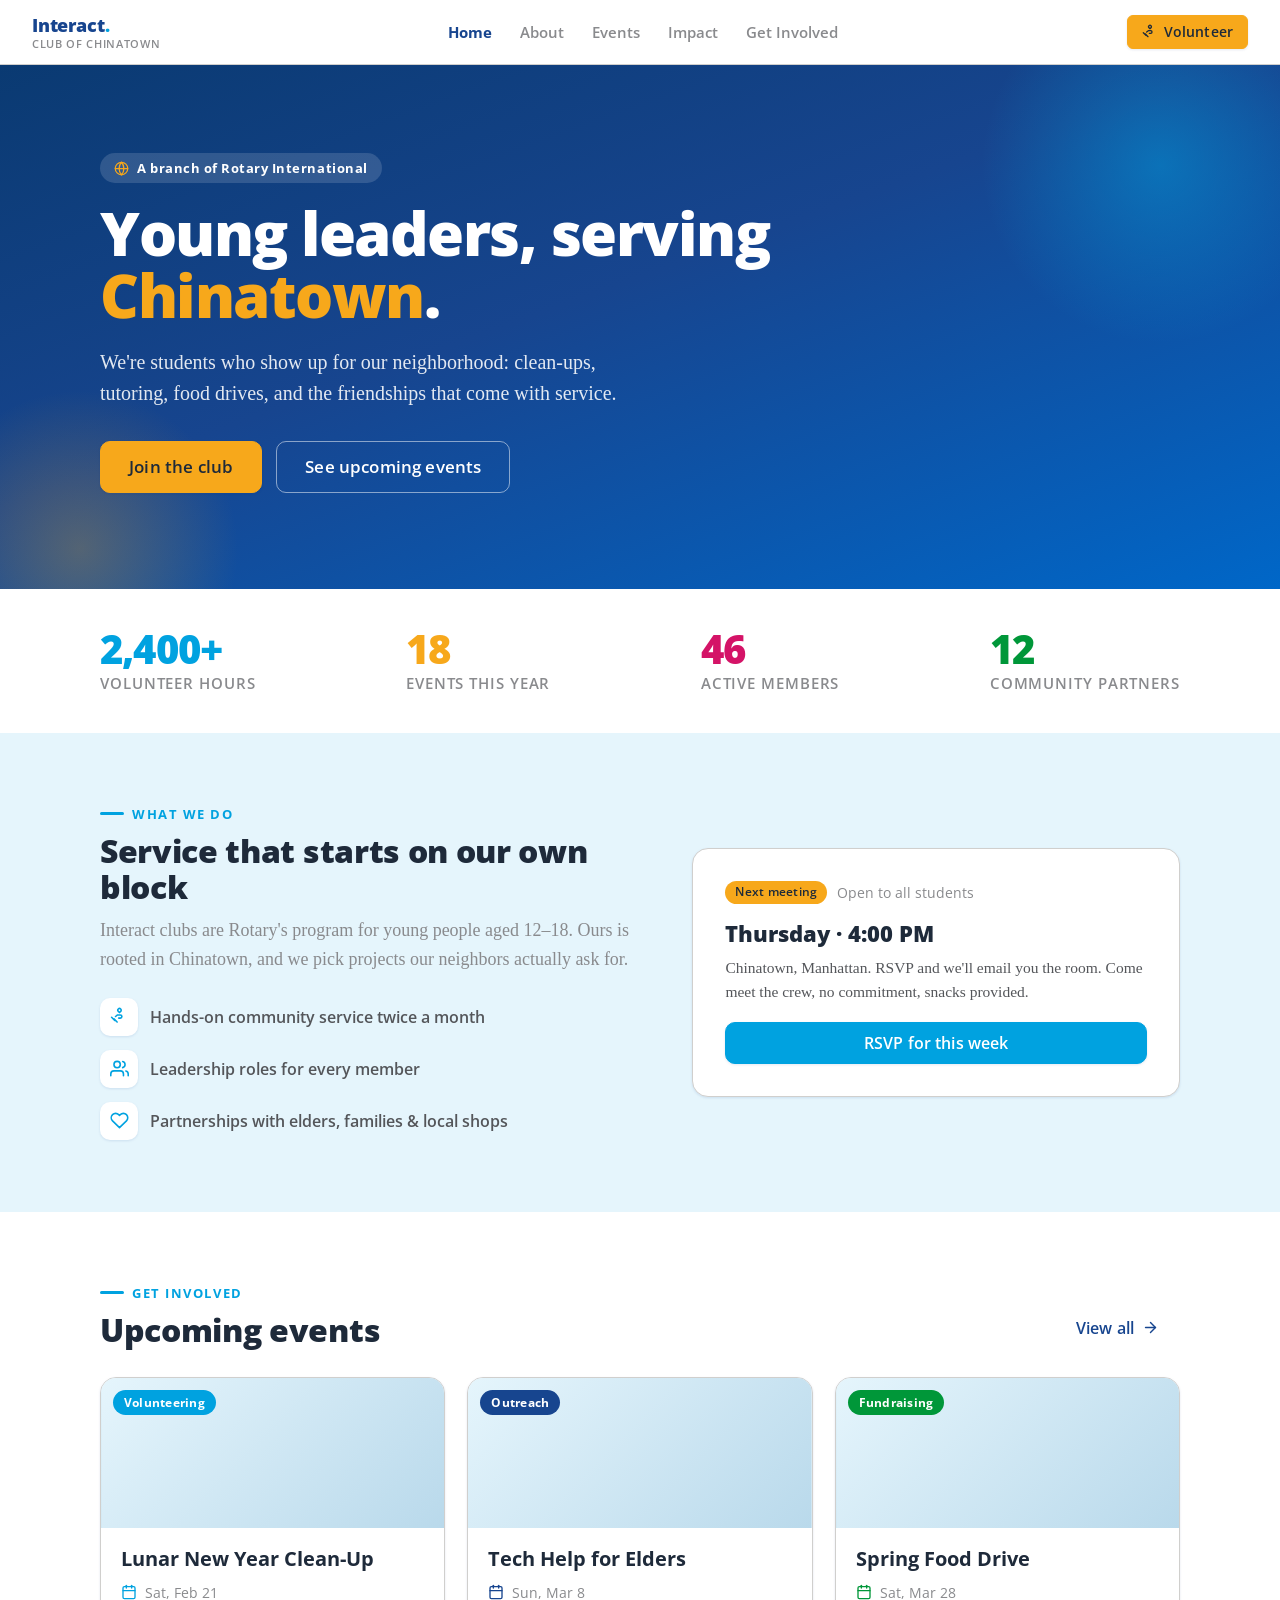
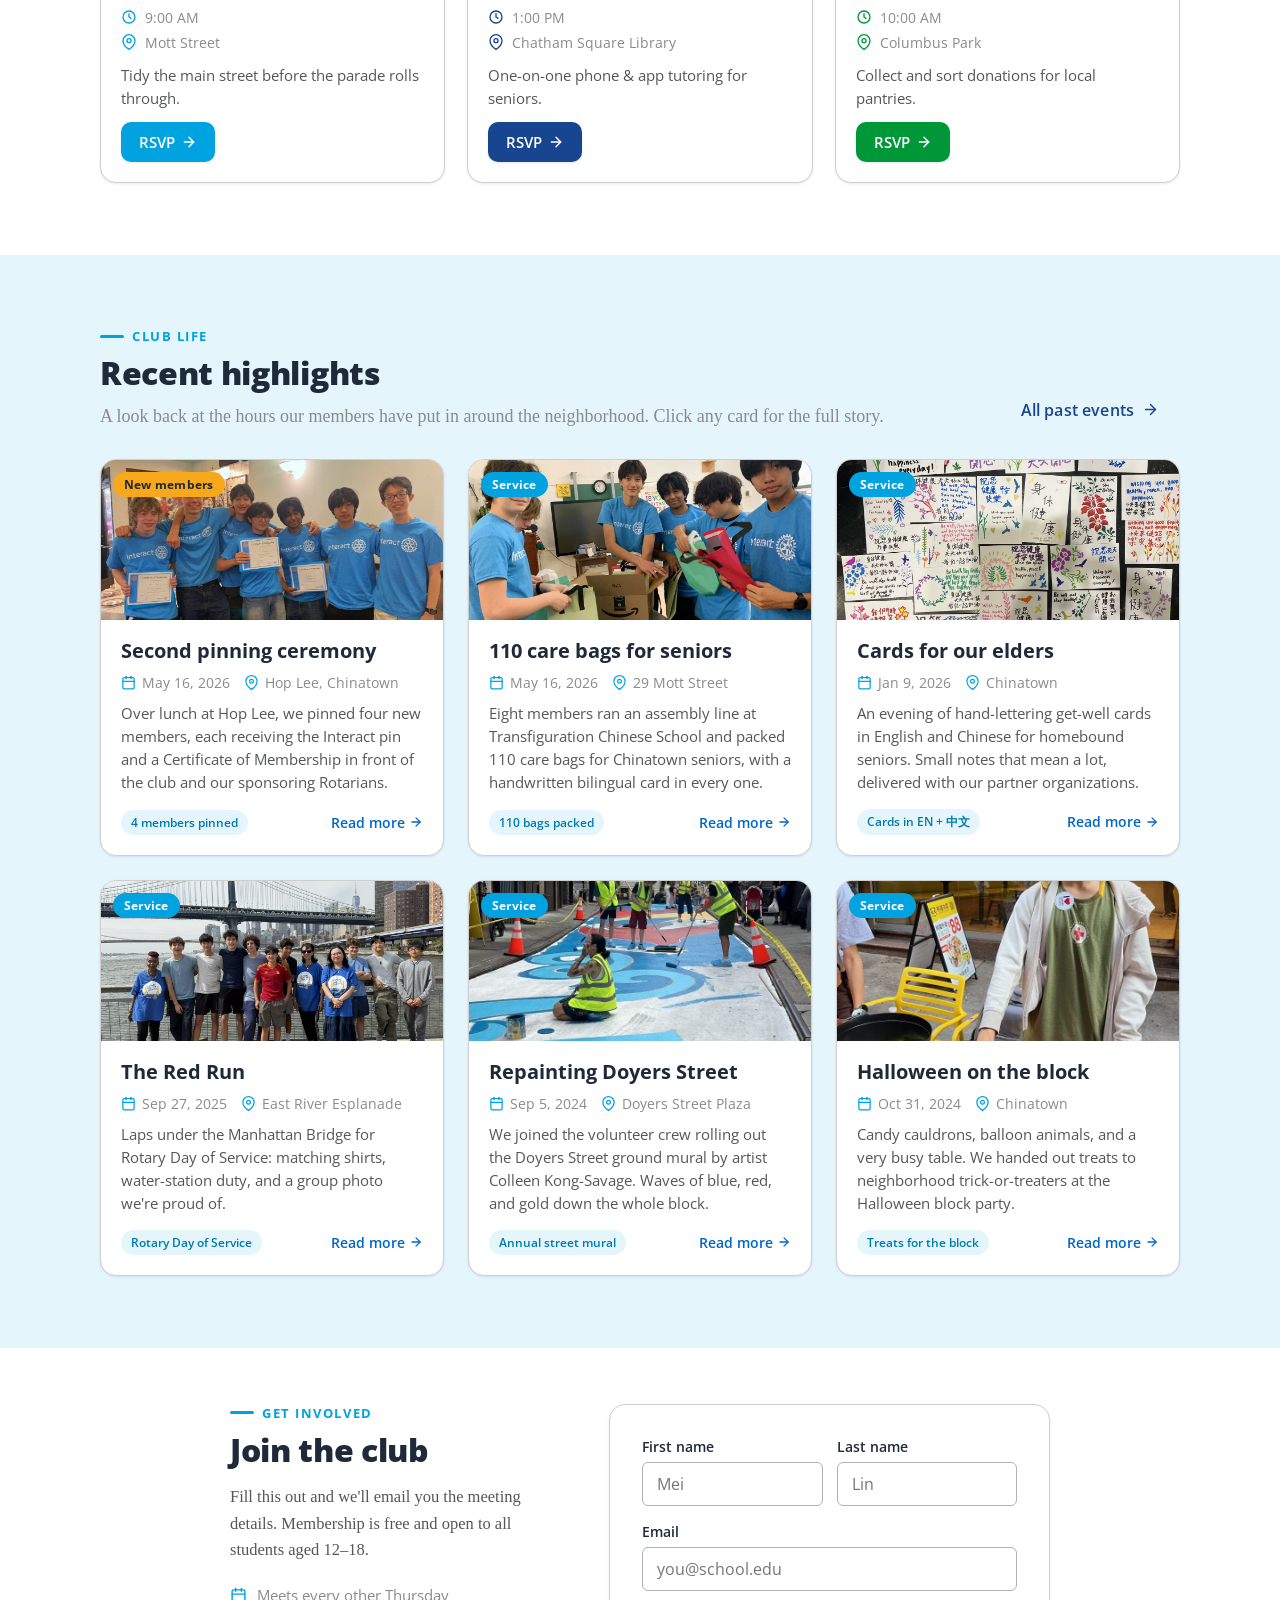
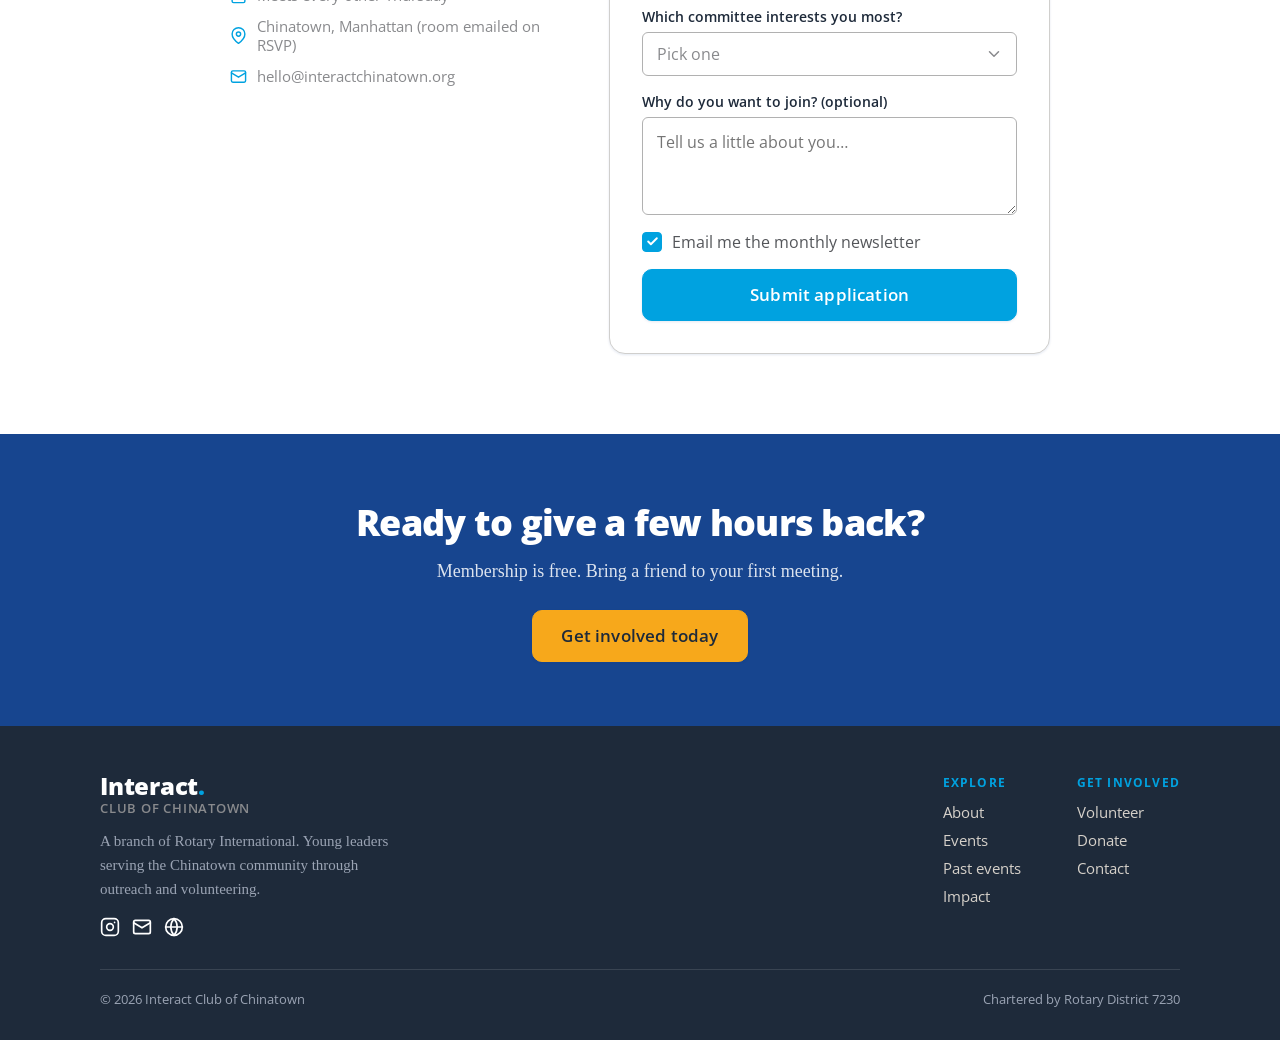
<file: index.html>
<!DOCTYPE html>
<html lang="en">
<head>
<meta charset="utf-8" />
<meta name="viewport" content="width=device-width, initial-scale=1" />
<title>Interact Club of Chinatown | Young leaders, serving Chinatown</title>
<meta name="description" content="The Interact Club of Chinatown is a youth service club and a branch of Rotary International. Students 12–18 serving Manhattan's Chinatown through clean-ups, tutoring, and food drives." />
<link rel="stylesheet" href="css/styles.css" />
<link rel="stylesheet" href="css/site.css" />
</head>
<body>

<header class="site-header" id="site-header">
  <a class="wordmark wordmark-sm" href="index.html" aria-label="Interact Club of Chinatown, home">
    <span class="wm-brand">Interact<span class="wm-dot">.</span></span>
    <span class="wm-club">Club of Chinatown</span>
  </a>
  <nav class="site-nav" id="site-nav" aria-label="Main">
    <a href="#" aria-current="page">Home</a>
    <a href="#about">About</a>
    <a href="#events">Events</a>
    <a href="#impact">Impact</a>
    <a href="#join">Get Involved</a>
  </nav>
  <div style="display:flex; align-items:center; gap:8px;">
    <a class="btn btn-sm btn-accent" href="#join">
      <svg width="16" height="16" viewBox="0 0 24 24" fill="none" stroke="var(--ink-900)" stroke-width="2" stroke-linecap="round" stroke-linejoin="round" aria-hidden="true"><path d="M11 14h2a2 2 0 0 0 2-2 2 2 0 0 0-2-2H9.5L7 12"/><path d="m5 15 4 4"/><path d="M2 13l4 4"/><path d="M13.5 5.5 12 7l-1.5-1.5a2.1 2.1 0 0 1 3-3 2.1 2.1 0 0 1 0 3z"/></svg>
      Volunteer
    </a>
    <button class="nav-toggle" type="button" aria-expanded="false" aria-controls="site-nav" aria-label="Toggle navigation">
      <svg class="icon-menu" width="24" height="24" viewBox="0 0 24 24" fill="none" stroke="currentColor" stroke-width="2" stroke-linecap="round" stroke-linejoin="round" aria-hidden="true"><line x1="3" y1="6" x2="21" y2="6"/><line x1="3" y1="12" x2="21" y2="12"/><line x1="3" y1="18" x2="21" y2="18"/></svg>
      <svg class="icon-close" width="24" height="24" viewBox="0 0 24 24" fill="none" stroke="currentColor" stroke-width="2" stroke-linecap="round" stroke-linejoin="round" aria-hidden="true"><line x1="18" y1="6" x2="6" y2="18"/><line x1="6" y1="6" x2="18" y2="18"/></svg>
    </button>
  </div>
</header>

<main>

  <!-- Hero -->
  <section class="hero">
    <div class="glow-sky"></div>
    <div class="glow-gold"></div>
    <div class="container">
      <span class="hero-pill">
        <svg width="15" height="15" viewBox="0 0 24 24" fill="none" stroke="var(--rotary-gold)" stroke-width="2" stroke-linecap="round" stroke-linejoin="round" aria-hidden="true"><circle cx="12" cy="12" r="10"/><line x1="2" y1="12" x2="22" y2="12"/><path d="M12 2a15 15 0 0 1 0 20 15 15 0 0 1 0-20z"/></svg>
        A branch of Rotary International
      </span>
      <h1>Young leaders, serving <span class="accent-gold">Chinatown</span>.</h1>
      <p class="hero-lead">We're students who show up for our neighborhood: clean-ups, tutoring, food drives, and the friendships that come with service.</p>
      <div class="hero-actions">
        <a class="btn btn-lg btn-accent" href="#join">Join the club</a>
        <a class="btn btn-lg btn-outline btn-outline-inverse" href="#events">See upcoming events</a>
      </div>
    </div>
  </section>

  <!-- Impact stats -->
  <section class="stats-band" id="impact">
    <div class="container">
      <div class="stat-block">
        <span class="stat-value">2,400+</span>
        <span class="stat-label">Volunteer hours</span>
      </div>
      <div class="stat-block" style="--accent: var(--rotary-gold);">
        <span class="stat-value">18</span>
        <span class="stat-label">Events this year</span>
      </div>
      <div class="stat-block" style="--accent: var(--cranberry);">
        <span class="stat-value">46</span>
        <span class="stat-label">Active members</span>
      </div>
      <div class="stat-block" style="--accent: var(--grass);">
        <span class="stat-value">12</span>
        <span class="stat-label">Community partners</span>
      </div>
    </div>
  </section>

  <!-- Mission -->
  <section class="section section-wash" id="about">
    <div class="container mission-grid">
      <div>
        <div class="section-heading">
          <span class="eyebrow">What we do</span>
          <h2>Service that starts on our own block</h2>
          <p class="lead">Interact clubs are Rotary's program for young people aged 12–18. Ours is rooted in Chinatown, and we pick projects our neighbors actually ask for.</p>
        </div>
        <div class="feature-list">
          <div class="feature-row">
            <span class="feature-icon">
              <svg width="19" height="19" viewBox="0 0 24 24" fill="none" stroke="currentColor" stroke-width="2" stroke-linecap="round" stroke-linejoin="round" aria-hidden="true"><path d="M11 14h2a2 2 0 0 0 2-2 2 2 0 0 0-2-2H9.5L7 12"/><path d="m5 15 4 4"/><path d="M2 13l4 4"/><path d="M13.5 5.5 12 7l-1.5-1.5a2.1 2.1 0 0 1 3-3 2.1 2.1 0 0 1 0 3z"/></svg>
            </span>
            <span>Hands-on community service twice a month</span>
          </div>
          <div class="feature-row">
            <span class="feature-icon">
              <svg width="19" height="19" viewBox="0 0 24 24" fill="none" stroke="currentColor" stroke-width="2" stroke-linecap="round" stroke-linejoin="round" aria-hidden="true"><path d="M17 21v-2a4 4 0 0 0-4-4H5a4 4 0 0 0-4 4v2"/><circle cx="9" cy="7" r="4"/><path d="M23 21v-2a4 4 0 0 0-3-3.87"/><path d="M16 3.13a4 4 0 0 1 0 7.75"/></svg>
            </span>
            <span>Leadership roles for every member</span>
          </div>
          <div class="feature-row">
            <span class="feature-icon">
              <svg width="19" height="19" viewBox="0 0 24 24" fill="none" stroke="currentColor" stroke-width="2" stroke-linecap="round" stroke-linejoin="round" aria-hidden="true"><path d="M20.8 4.6a5.5 5.5 0 0 0-7.8 0L12 5.6l-1-1a5.5 5.5 0 0 0-7.8 7.8l1 1L12 21l7.8-7.6 1-1a5.5 5.5 0 0 0 0-7.8z"/></svg>
            </span>
            <span>Partnerships with elders, families &amp; local shops</span>
          </div>
        </div>
      </div>
      <div class="card card-pad-lg meeting-card">
        <div class="meeting-head">
          <span class="badge badge-gold-solid">Next meeting</span>
          <span class="meeting-note">Open to all students</span>
        </div>
        <div class="meeting-time">Thursday · 4:00 PM</div>
        <p>Chinatown, Manhattan. RSVP and we'll email you the room. Come meet the crew, no commitment, snacks provided.</p>
        <a class="btn btn-primary btn-block" href="#join">RSVP for this week</a>
      </div>
    </div>
  </section>

  <!-- Upcoming events -->
  <section class="section section-white" id="events">
    <div class="container">
      <div class="section-head-row">
        <div class="section-heading">
          <span class="eyebrow">Get involved</span>
          <h2>Upcoming events</h2>
        </div>
        <a class="btn btn-ghost" href="events.html">
          View all
          <svg width="17" height="17" viewBox="0 0 24 24" fill="none" stroke="currentColor" stroke-width="2" stroke-linecap="round" stroke-linejoin="round" aria-hidden="true"><line x1="5" y1="12" x2="19" y2="12"/><polyline points="12 5 19 12 12 19"/></svg>
        </a>
      </div>
      <div class="events-grid">

        <article class="event-card" style="--accent: var(--brand);">
          <div class="event-media"><span class="event-category">Volunteering</span></div>
          <div class="event-body">
            <h3>Lunar New Year Clean-Up</h3>
            <div class="event-meta">
              <div class="event-meta-row"><svg width="16" height="16" viewBox="0 0 24 24" fill="none" stroke-width="2" stroke-linecap="round" stroke-linejoin="round" aria-hidden="true"><rect x="3" y="4" width="18" height="18" rx="2"/><line x1="16" y1="2" x2="16" y2="6"/><line x1="8" y1="2" x2="8" y2="6"/><line x1="3" y1="10" x2="21" y2="10"/></svg>Sat, Feb 21</div>
              <div class="event-meta-row"><svg width="16" height="16" viewBox="0 0 24 24" fill="none" stroke-width="2" stroke-linecap="round" stroke-linejoin="round" aria-hidden="true"><circle cx="12" cy="12" r="9"/><polyline points="12 7 12 12 15 14"/></svg>9:00 AM</div>
              <div class="event-meta-row"><svg width="16" height="16" viewBox="0 0 24 24" fill="none" stroke-width="2" stroke-linecap="round" stroke-linejoin="round" aria-hidden="true"><path d="M21 10c0 7-9 13-9 13s-9-6-9-13a9 9 0 0 1 18 0z"/><circle cx="12" cy="10" r="3"/></svg>Mott Street</div>
            </div>
            <p class="event-desc">Tidy the main street before the parade rolls through.</p>
            <a class="event-cta" href="#join">RSVP<svg width="16" height="16" viewBox="0 0 24 24" fill="none" stroke="currentColor" stroke-width="2.2" stroke-linecap="round" stroke-linejoin="round" aria-hidden="true"><line x1="5" y1="12" x2="19" y2="12"/><polyline points="12 5 19 12 12 19"/></svg></a>
          </div>
        </article>

        <article class="event-card" style="--accent: var(--rotary-royal-blue);">
          <div class="event-media"><span class="event-category">Outreach</span></div>
          <div class="event-body">
            <h3>Tech Help for Elders</h3>
            <div class="event-meta">
              <div class="event-meta-row"><svg width="16" height="16" viewBox="0 0 24 24" fill="none" stroke-width="2" stroke-linecap="round" stroke-linejoin="round" aria-hidden="true"><rect x="3" y="4" width="18" height="18" rx="2"/><line x1="16" y1="2" x2="16" y2="6"/><line x1="8" y1="2" x2="8" y2="6"/><line x1="3" y1="10" x2="21" y2="10"/></svg>Sun, Mar 8</div>
              <div class="event-meta-row"><svg width="16" height="16" viewBox="0 0 24 24" fill="none" stroke-width="2" stroke-linecap="round" stroke-linejoin="round" aria-hidden="true"><circle cx="12" cy="12" r="9"/><polyline points="12 7 12 12 15 14"/></svg>1:00 PM</div>
              <div class="event-meta-row"><svg width="16" height="16" viewBox="0 0 24 24" fill="none" stroke-width="2" stroke-linecap="round" stroke-linejoin="round" aria-hidden="true"><path d="M21 10c0 7-9 13-9 13s-9-6-9-13a9 9 0 0 1 18 0z"/><circle cx="12" cy="10" r="3"/></svg>Chatham Square Library</div>
            </div>
            <p class="event-desc">One-on-one phone &amp; app tutoring for seniors.</p>
            <a class="event-cta" href="#join">RSVP<svg width="16" height="16" viewBox="0 0 24 24" fill="none" stroke="currentColor" stroke-width="2.2" stroke-linecap="round" stroke-linejoin="round" aria-hidden="true"><line x1="5" y1="12" x2="19" y2="12"/><polyline points="12 5 19 12 12 19"/></svg></a>
          </div>
        </article>

        <article class="event-card" style="--accent: var(--grass);">
          <div class="event-media"><span class="event-category">Fundraising</span></div>
          <div class="event-body">
            <h3>Spring Food Drive</h3>
            <div class="event-meta">
              <div class="event-meta-row"><svg width="16" height="16" viewBox="0 0 24 24" fill="none" stroke-width="2" stroke-linecap="round" stroke-linejoin="round" aria-hidden="true"><rect x="3" y="4" width="18" height="18" rx="2"/><line x1="16" y1="2" x2="16" y2="6"/><line x1="8" y1="2" x2="8" y2="6"/><line x1="3" y1="10" x2="21" y2="10"/></svg>Sat, Mar 28</div>
              <div class="event-meta-row"><svg width="16" height="16" viewBox="0 0 24 24" fill="none" stroke-width="2" stroke-linecap="round" stroke-linejoin="round" aria-hidden="true"><circle cx="12" cy="12" r="9"/><polyline points="12 7 12 12 15 14"/></svg>10:00 AM</div>
              <div class="event-meta-row"><svg width="16" height="16" viewBox="0 0 24 24" fill="none" stroke-width="2" stroke-linecap="round" stroke-linejoin="round" aria-hidden="true"><path d="M21 10c0 7-9 13-9 13s-9-6-9-13a9 9 0 0 1 18 0z"/><circle cx="12" cy="10" r="3"/></svg>Columbus Park</div>
            </div>
            <p class="event-desc">Collect and sort donations for local pantries.</p>
            <a class="event-cta" href="#join">RSVP<svg width="16" height="16" viewBox="0 0 24 24" fill="none" stroke="currentColor" stroke-width="2.2" stroke-linecap="round" stroke-linejoin="round" aria-hidden="true"><line x1="5" y1="12" x2="19" y2="12"/><polyline points="12 5 19 12 12 19"/></svg></a>
          </div>
        </article>

      </div>
    </div>
  </section>

  <!-- Recent highlights -->
  <section class="section section-wash" id="highlights">
    <div class="container">
      <div class="section-head-row">
        <div class="section-heading">
          <span class="eyebrow">Club life</span>
          <h2>Recent highlights</h2>
          <p class="lead">A look back at the hours our members have put in around the neighborhood. Click any card for the full story.</p>
        </div>
        <a class="btn btn-ghost" href="past-events.html">
          All past events
          <svg width="17" height="17" viewBox="0 0 24 24" fill="none" stroke="currentColor" stroke-width="2" stroke-linecap="round" stroke-linejoin="round" aria-hidden="true"><line x1="5" y1="12" x2="19" y2="12"/><polyline points="12 5 19 12 12 19"/></svg>
        </a>
      </div>
      <div class="pe-grid">

        <article class="pe-card" style="--accent: var(--rotary-gold);">
          <div class="pe-media">
            <img src="assets/photos/pinning-1.jpg" alt="Members holding their Certificates of Membership at Hop Lee" loading="lazy" />
            <span class="pe-pill pe-pill-dark">New members</span>
          </div>
          <div class="pe-body">
            <h3>Second pinning ceremony</h3>
            <div class="pe-meta">
              <span><svg width="15" height="15" viewBox="0 0 24 24" fill="none" stroke-width="2" stroke-linecap="round" stroke-linejoin="round" aria-hidden="true"><rect x="3" y="4" width="18" height="18" rx="2"/><line x1="16" y1="2" x2="16" y2="6"/><line x1="8" y1="2" x2="8" y2="6"/><line x1="3" y1="10" x2="21" y2="10"/></svg>May 16, 2026</span>
              <span><svg width="15" height="15" viewBox="0 0 24 24" fill="none" stroke-width="2" stroke-linecap="round" stroke-linejoin="round" aria-hidden="true"><path d="M21 10c0 7-9 13-9 13s-9-6-9-13a9 9 0 0 1 18 0z"/><circle cx="12" cy="10" r="3"/></svg>Hop Lee, Chinatown</span>
            </div>
            <p class="pe-blurb">Over lunch at Hop Lee, we pinned four new members, each receiving the Interact pin and a Certificate of Membership in front of the club and our sponsoring Rotarians.</p>
            <div class="pe-foot">
              <span class="pe-stat-pill">4 members pinned</span>
              <a class="pe-readmore" href="past-events.html#pinning">Read more<svg width="14" height="14" viewBox="0 0 24 24" fill="none" stroke="currentColor" stroke-width="2.2" stroke-linecap="round" stroke-linejoin="round" aria-hidden="true"><line x1="5" y1="12" x2="19" y2="12"/><polyline points="12 5 19 12 12 19"/></svg></a>
            </div>
          </div>
        </article>

        <article class="pe-card" style="--accent: var(--brand);">
          <div class="pe-media">
            <img src="assets/photos/bags-1.jpg" alt="Members at assembly-line stations packing care bags" loading="lazy" />
            <span class="pe-pill">Service</span>
          </div>
          <div class="pe-body">
            <h3>110 care bags for seniors</h3>
            <div class="pe-meta">
              <span><svg width="15" height="15" viewBox="0 0 24 24" fill="none" stroke-width="2" stroke-linecap="round" stroke-linejoin="round" aria-hidden="true"><rect x="3" y="4" width="18" height="18" rx="2"/><line x1="16" y1="2" x2="16" y2="6"/><line x1="8" y1="2" x2="8" y2="6"/><line x1="3" y1="10" x2="21" y2="10"/></svg>May 16, 2026</span>
              <span><svg width="15" height="15" viewBox="0 0 24 24" fill="none" stroke-width="2" stroke-linecap="round" stroke-linejoin="round" aria-hidden="true"><path d="M21 10c0 7-9 13-9 13s-9-6-9-13a9 9 0 0 1 18 0z"/><circle cx="12" cy="10" r="3"/></svg>29 Mott Street</span>
            </div>
            <p class="pe-blurb">Eight members ran an assembly line at Transfiguration Chinese School and packed 110 care bags for Chinatown seniors, with a handwritten bilingual card in every one.</p>
            <div class="pe-foot">
              <span class="pe-stat-pill">110 bags packed</span>
              <a class="pe-readmore" href="past-events.html#bags">Read more<svg width="14" height="14" viewBox="0 0 24 24" fill="none" stroke="currentColor" stroke-width="2.2" stroke-linecap="round" stroke-linejoin="round" aria-hidden="true"><line x1="5" y1="12" x2="19" y2="12"/><polyline points="12 5 19 12 12 19"/></svg></a>
            </div>
          </div>
        </article>

        <article class="pe-card" style="--accent: var(--brand);">
          <div class="pe-media">
            <img src="assets/photos/cards-1.jpg" alt="Dozens of finished hand-lettered get-well cards in English and Chinese" loading="lazy" />
            <span class="pe-pill">Service</span>
          </div>
          <div class="pe-body">
            <h3>Cards for our elders</h3>
            <div class="pe-meta">
              <span><svg width="15" height="15" viewBox="0 0 24 24" fill="none" stroke-width="2" stroke-linecap="round" stroke-linejoin="round" aria-hidden="true"><rect x="3" y="4" width="18" height="18" rx="2"/><line x1="16" y1="2" x2="16" y2="6"/><line x1="8" y1="2" x2="8" y2="6"/><line x1="3" y1="10" x2="21" y2="10"/></svg>Jan 9, 2026</span>
              <span><svg width="15" height="15" viewBox="0 0 24 24" fill="none" stroke-width="2" stroke-linecap="round" stroke-linejoin="round" aria-hidden="true"><path d="M21 10c0 7-9 13-9 13s-9-6-9-13a9 9 0 0 1 18 0z"/><circle cx="12" cy="10" r="3"/></svg>Chinatown</span>
            </div>
            <p class="pe-blurb">An evening of hand-lettering get-well cards in English and Chinese for homebound seniors. Small notes that mean a lot, delivered with our partner organizations.</p>
            <div class="pe-foot">
              <span class="pe-stat-pill">Cards in EN + 中文</span>
              <a class="pe-readmore" href="past-events.html#cards">Read more<svg width="14" height="14" viewBox="0 0 24 24" fill="none" stroke="currentColor" stroke-width="2.2" stroke-linecap="round" stroke-linejoin="round" aria-hidden="true"><line x1="5" y1="12" x2="19" y2="12"/><polyline points="12 5 19 12 12 19"/></svg></a>
            </div>
          </div>
        </article>

        <article class="pe-card" style="--accent: var(--brand);">
          <div class="pe-media">
            <img src="assets/photos/red-run-1.jpg" alt="Club members and advisors in Rotary Day of Service shirts in front of the Manhattan Bridge" loading="lazy" />
            <span class="pe-pill">Service</span>
          </div>
          <div class="pe-body">
            <h3>The Red Run</h3>
            <div class="pe-meta">
              <span><svg width="15" height="15" viewBox="0 0 24 24" fill="none" stroke-width="2" stroke-linecap="round" stroke-linejoin="round" aria-hidden="true"><rect x="3" y="4" width="18" height="18" rx="2"/><line x1="16" y1="2" x2="16" y2="6"/><line x1="8" y1="2" x2="8" y2="6"/><line x1="3" y1="10" x2="21" y2="10"/></svg>Sep 27, 2025</span>
              <span><svg width="15" height="15" viewBox="0 0 24 24" fill="none" stroke-width="2" stroke-linecap="round" stroke-linejoin="round" aria-hidden="true"><path d="M21 10c0 7-9 13-9 13s-9-6-9-13a9 9 0 0 1 18 0z"/><circle cx="12" cy="10" r="3"/></svg>East River Esplanade</span>
            </div>
            <p class="pe-blurb">Laps under the Manhattan Bridge for Rotary Day of Service: matching shirts, water-station duty, and a group photo we're proud of.</p>
            <div class="pe-foot">
              <span class="pe-stat-pill">Rotary Day of Service</span>
              <a class="pe-readmore" href="past-events.html#red-run">Read more<svg width="14" height="14" viewBox="0 0 24 24" fill="none" stroke="currentColor" stroke-width="2.2" stroke-linecap="round" stroke-linejoin="round" aria-hidden="true"><line x1="5" y1="12" x2="19" y2="12"/><polyline points="12 5 19 12 12 19"/></svg></a>
            </div>
          </div>
        </article>

        <article class="pe-card" style="--accent: var(--brand);">
          <div class="pe-media">
            <img src="assets/photos/doyers-2.jpg" alt="Volunteers painting the mural down the length of Doyers Street" loading="lazy" />
            <span class="pe-pill">Service</span>
          </div>
          <div class="pe-body">
            <h3>Repainting Doyers Street</h3>
            <div class="pe-meta">
              <span><svg width="15" height="15" viewBox="0 0 24 24" fill="none" stroke-width="2" stroke-linecap="round" stroke-linejoin="round" aria-hidden="true"><rect x="3" y="4" width="18" height="18" rx="2"/><line x1="16" y1="2" x2="16" y2="6"/><line x1="8" y1="2" x2="8" y2="6"/><line x1="3" y1="10" x2="21" y2="10"/></svg>Sep 5, 2024</span>
              <span><svg width="15" height="15" viewBox="0 0 24 24" fill="none" stroke-width="2" stroke-linecap="round" stroke-linejoin="round" aria-hidden="true"><path d="M21 10c0 7-9 13-9 13s-9-6-9-13a9 9 0 0 1 18 0z"/><circle cx="12" cy="10" r="3"/></svg>Doyers Street Plaza</span>
            </div>
            <p class="pe-blurb">We joined the volunteer crew rolling out the Doyers Street ground mural by artist Colleen Kong-Savage. Waves of blue, red, and gold down the whole block.</p>
            <div class="pe-foot">
              <span class="pe-stat-pill">Annual street mural</span>
              <a class="pe-readmore" href="past-events.html#doyers">Read more<svg width="14" height="14" viewBox="0 0 24 24" fill="none" stroke="currentColor" stroke-width="2.2" stroke-linecap="round" stroke-linejoin="round" aria-hidden="true"><line x1="5" y1="12" x2="19" y2="12"/><polyline points="12 5 19 12 12 19"/></svg></a>
            </div>
          </div>
        </article>

        <article class="pe-card" style="--accent: var(--brand);">
          <div class="pe-media">
            <img src="assets/photos/halloween-1.jpg" alt="A member in a fish hat handing out candy from cauldrons at the block party" loading="lazy" />
            <span class="pe-pill">Service</span>
          </div>
          <div class="pe-body">
            <h3>Halloween on the block</h3>
            <div class="pe-meta">
              <span><svg width="15" height="15" viewBox="0 0 24 24" fill="none" stroke-width="2" stroke-linecap="round" stroke-linejoin="round" aria-hidden="true"><rect x="3" y="4" width="18" height="18" rx="2"/><line x1="16" y1="2" x2="16" y2="6"/><line x1="8" y1="2" x2="8" y2="6"/><line x1="3" y1="10" x2="21" y2="10"/></svg>Oct 31, 2024</span>
              <span><svg width="15" height="15" viewBox="0 0 24 24" fill="none" stroke-width="2" stroke-linecap="round" stroke-linejoin="round" aria-hidden="true"><path d="M21 10c0 7-9 13-9 13s-9-6-9-13a9 9 0 0 1 18 0z"/><circle cx="12" cy="10" r="3"/></svg>Chinatown</span>
            </div>
            <p class="pe-blurb">Candy cauldrons, balloon animals, and a very busy table. We handed out treats to neighborhood trick-or-treaters at the Halloween block party.</p>
            <div class="pe-foot">
              <span class="pe-stat-pill">Treats for the block</span>
              <a class="pe-readmore" href="past-events.html#halloween">Read more<svg width="14" height="14" viewBox="0 0 24 24" fill="none" stroke="currentColor" stroke-width="2.2" stroke-linecap="round" stroke-linejoin="round" aria-hidden="true"><line x1="5" y1="12" x2="19" y2="12"/><polyline points="12 5 19 12 12 19"/></svg></a>
            </div>
          </div>
        </article>

      </div>
    </div>
  </section>

  <!-- Join -->
  <section class="join-section" id="join" style="background: #fff;">
    <div class="join-grid">

      <div class="join-intro">
        <div class="section-heading">
          <span class="eyebrow">Get involved</span>
          <h2>Join the club</h2>
        </div>
        <p>Fill this out and we'll email you the meeting details. Membership is free and open to all students aged 12–18.</p>
        <div class="join-facts">
          <div class="fact">
            <svg width="17" height="17" viewBox="0 0 24 24" fill="none" stroke-width="2" stroke-linecap="round" stroke-linejoin="round" aria-hidden="true"><rect x="3" y="4" width="18" height="18" rx="2"/><line x1="16" y1="2" x2="16" y2="6"/><line x1="8" y1="2" x2="8" y2="6"/><line x1="3" y1="10" x2="21" y2="10"/></svg>
            Meets every other Thursday
          </div>
          <div class="fact">
            <svg width="17" height="17" viewBox="0 0 24 24" fill="none" stroke-width="2" stroke-linecap="round" stroke-linejoin="round" aria-hidden="true"><path d="M21 10c0 7-9 13-9 13s-9-6-9-13a9 9 0 0 1 18 0z"/><circle cx="12" cy="10" r="3"/></svg>
            Chinatown, Manhattan (room emailed on RSVP)
          </div>
          <div class="fact">
            <svg width="17" height="17" viewBox="0 0 24 24" fill="none" stroke-width="2" stroke-linecap="round" stroke-linejoin="round" aria-hidden="true"><rect x="2" y="4" width="20" height="16" rx="2"/><path d="m2 7 10 6 10-6"/></svg>
            <a href="mailto:hello@interactchinatown.org">hello@interactchinatown.org</a>
          </div>
        </div>
      </div>

      <div class="card card-pad-lg">
        <div class="alert alert-success" id="join-success" hidden>
          <span class="alert-icon">
            <svg width="20" height="20" viewBox="0 0 24 24" fill="none" stroke="currentColor" stroke-width="2" stroke-linecap="round" stroke-linejoin="round" aria-hidden="true"><path d="M22 11.1V12a10 10 0 1 1-5.9-9.1"/><polyline points="22 4 12 14 9 11"/></svg>
          </span>
          <div>
            <div class="alert-title">Thanks, you're on the list!</div>
            <div class="alert-body">We'll be in touch before the next meeting.</div>
          </div>
        </div>

        <form class="join-form" id="join-form" novalidate>
          <div class="name-row">
            <div class="field">
              <label for="first-name">First name</label>
              <input id="first-name" name="first-name" type="text" placeholder="Mei" autocomplete="given-name" required />
            </div>
            <div class="field">
              <label for="last-name">Last name</label>
              <input id="last-name" name="last-name" type="text" placeholder="Lin" autocomplete="family-name" required />
            </div>
          </div>
          <div class="field">
            <label for="email">Email</label>
            <input id="email" name="email" type="email" placeholder="you@school.edu" autocomplete="email" required />
          </div>
          <div class="field">
            <label for="committee">Which committee interests you most?</label>
            <span class="select-wrap">
              <select id="committee" name="committee" required>
                <option value="" disabled selected>Pick one</option>
                <option>Outreach</option>
                <option>Fundraising</option>
                <option>Events</option>
                <option>Not sure yet</option>
              </select>
              <span class="select-chevron">
                <svg width="18" height="18" viewBox="0 0 24 24" fill="none" stroke="currentColor" stroke-width="2" stroke-linecap="round" stroke-linejoin="round" aria-hidden="true"><polyline points="6 9 12 15 18 9"/></svg>
              </span>
            </span>
          </div>
          <div class="field">
            <label for="why">Why do you want to join? (optional)</label>
            <textarea id="why" name="why" rows="3" placeholder="Tell us a little about you…"></textarea>
          </div>
          <label class="checkbox">
            <input type="checkbox" name="newsletter" checked />
            <span class="box">
              <svg width="13" height="13" viewBox="0 0 24 24" fill="none" stroke="#fff" stroke-width="3.5" stroke-linecap="round" stroke-linejoin="round" aria-hidden="true"><polyline points="20 6 9 17 4 12"/></svg>
            </span>
            Email me the monthly newsletter
          </label>
          <button class="btn btn-lg btn-primary btn-block" type="submit">Submit application</button>
        </form>
      </div>

    </div>
  </section>

  <!-- CTA band -->
  <section class="cta-band">
    <div class="container">
      <h2>Ready to give a few hours back?</h2>
      <p>Membership is free. Bring a friend to your first meeting.</p>
      <a class="btn btn-lg btn-accent" href="#join">Get involved today</a>
    </div>
  </section>

</main>

<footer class="site-footer">
  <div class="footer-grid">
    <div class="footer-brand">
      <span class="wordmark wordmark-inverse">
        <span class="wm-brand">Interact<span class="wm-dot">.</span></span>
        <span class="wm-club">Club of Chinatown</span>
      </span>
      <p>A branch of Rotary International. Young leaders serving the Chinatown community through outreach and volunteering.</p>
      <div class="footer-social">
        <a href="#" aria-label="Instagram"><svg width="20" height="20" viewBox="0 0 24 24" fill="none" stroke="currentColor" stroke-width="2" stroke-linecap="round" stroke-linejoin="round" aria-hidden="true"><rect x="2" y="2" width="20" height="20" rx="5"/><circle cx="12" cy="12" r="4"/><line x1="17.5" y1="6.5" x2="17.5" y2="6.5"/></svg></a>
        <a href="mailto:hello@interactchinatown.org" aria-label="Email us"><svg width="20" height="20" viewBox="0 0 24 24" fill="none" stroke="currentColor" stroke-width="2" stroke-linecap="round" stroke-linejoin="round" aria-hidden="true"><rect x="2" y="4" width="20" height="16" rx="2"/><path d="m2 7 10 6 10-6"/></svg></a>
        <a href="https://www.rotary.org/en/get-involved/interact-clubs" aria-label="Rotary International"><svg width="20" height="20" viewBox="0 0 24 24" fill="none" stroke="currentColor" stroke-width="2" stroke-linecap="round" stroke-linejoin="round" aria-hidden="true"><circle cx="12" cy="12" r="10"/><line x1="2" y1="12" x2="22" y2="12"/><path d="M12 2a15 15 0 0 1 0 20 15 15 0 0 1 0-20z"/></svg></a>
      </div>
    </div>
    <div class="footer-cols">
      <div class="footer-col">
        <div class="footer-col-title">Explore</div>
        <nav aria-label="Explore">
          <a href="index.html#about">About</a>
          <a href="events.html">Events</a>
          <a href="past-events.html">Past events</a>
          <a href="index.html#impact">Impact</a>
        </nav>
      </div>
      <div class="footer-col">
        <div class="footer-col-title">Get involved</div>
        <nav aria-label="Get involved">
          <a href="join.html">Volunteer</a>
          <a href="join.html">Donate</a>
          <a href="mailto:hello@interactchinatown.org">Contact</a>
        </nav>
      </div>
    </div>
  </div>
  <div class="footer-bottom">
    <span>© 2026 Interact Club of Chinatown</span>
    <span>Chartered by Rotary District 7230</span>
  </div>
</footer>

<script src="js/site.js"></script>
</body>
</html>
</file>
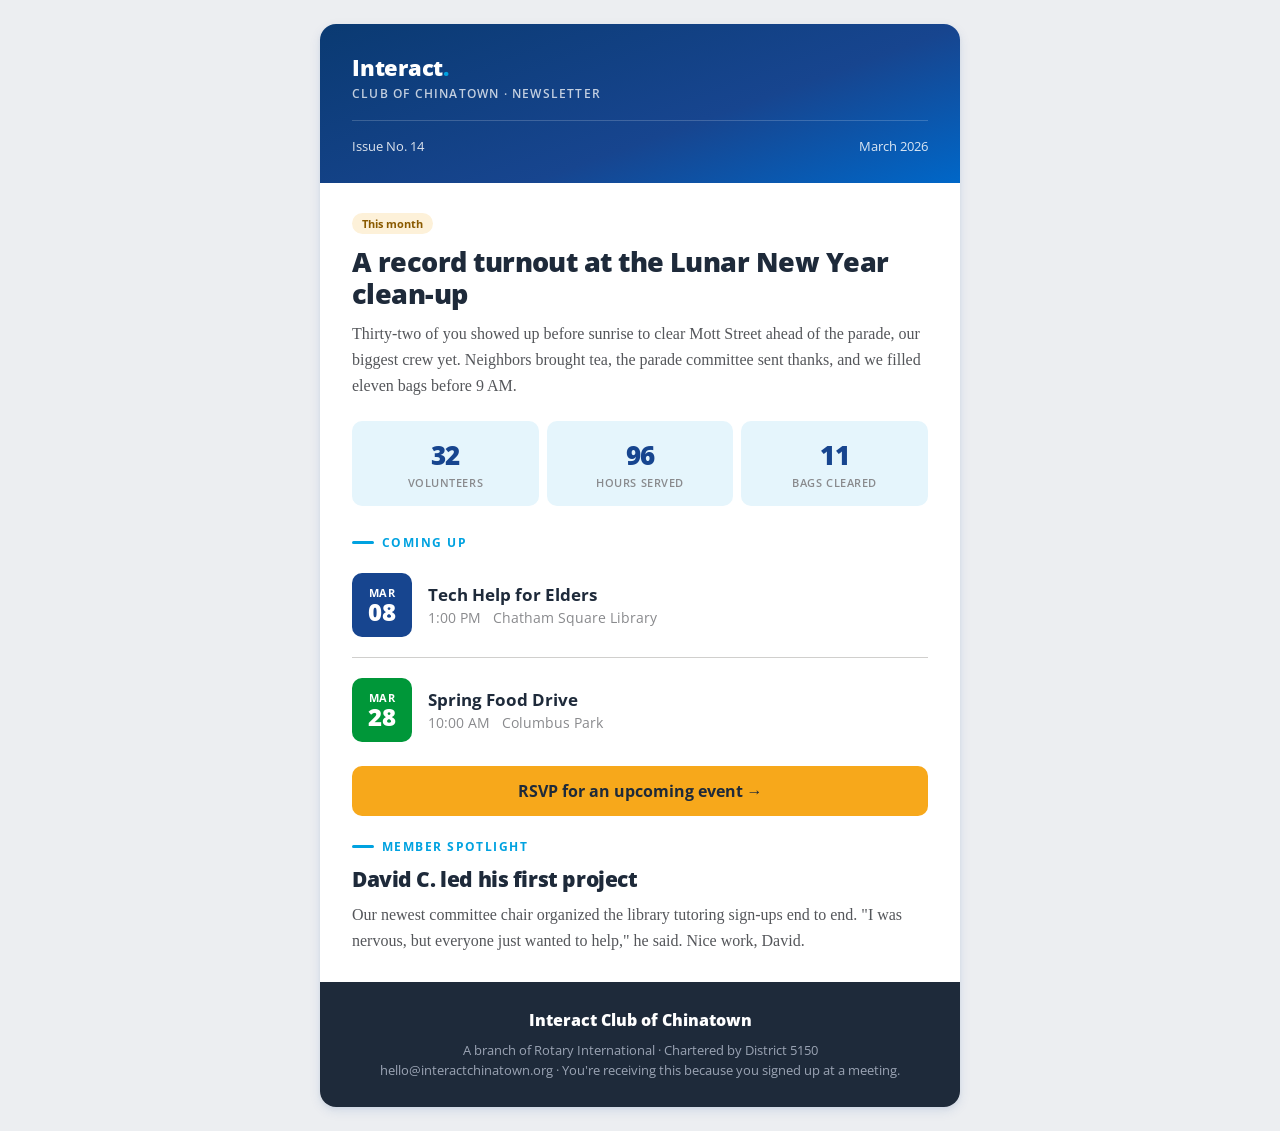
<file: newsletter/index.html>
<!DOCTYPE html>
<html lang="en">
<head>
<meta charset="utf-8" />
<meta name="viewport" content="width=device-width, initial-scale=1" />
<title>Interact Chinatown Newsletter</title>
<link rel="stylesheet" href="../css/styles.css" />
<style>
  body { margin: 0; background: var(--ink-100); font-family: var(--font-primary); padding: 24px 0; }
  .email { max-width: 640px; margin: 0 auto; background: #fff; border-radius: var(--radius-lg); overflow: hidden; box-shadow: var(--shadow-md); }
  .masthead { background: linear-gradient(160deg, #0a3a72, var(--rotary-royal-blue) 60%, var(--azure)); color: #fff; padding: 28px 32px; }
  .brand { font-size: 22px; font-weight: 800; letter-spacing: -0.01em; }
  .brand .dot { color: var(--sky-blue); }
  .club { font-size: 12px; font-weight: 600; text-transform: uppercase; letter-spacing: 0.1em; color: rgba(255,255,255,0.75); margin-top: 3px; }
  .issue { display: flex; justify-content: space-between; align-items: baseline; margin-top: 18px; padding-top: 16px; border-top: 1px solid rgba(255,255,255,0.18); font-size: 13px; color: rgba(255,255,255,0.85); }
  .pad { padding: 28px 32px; }
  .eyebrow { font-size: 12px; font-weight: 700; text-transform: uppercase; letter-spacing: 0.12em; color: var(--brand); display: flex; align-items: center; gap: 8px; }
  .eyebrow::before { content: ""; width: 22px; height: 3px; border-radius: 2px; background: var(--brand); }
  h1.lead { font-size: 27px; font-weight: 800; letter-spacing: -0.02em; line-height: 1.2; color: var(--text-heading); margin: 12px 0 10px; }
  p.body { font-family: var(--font-secondary); font-size: 16px; line-height: 1.62; color: var(--text-body); margin: 0 0 14px; }
  .stats { display: flex; gap: 8px; padding: 0 32px 8px; }
  .stat { flex: 1; background: var(--surface-brand-soft); border-radius: var(--radius-md); padding: 16px 14px; text-align: center; }
  .stat .n { font-size: 26px; font-weight: 800; color: var(--brand-strong); letter-spacing: -0.02em; }
  .stat .l { font-size: 11px; font-weight: 600; text-transform: uppercase; letter-spacing: 0.05em; color: var(--text-muted); margin-top: 2px; }
  .divider { height: 1px; background: var(--border-subtle); margin: 4px 32px; }
  .event { display: flex; gap: 16px; padding: 16px 32px; align-items: center; }
  .datechip { flex-shrink: 0; width: 60px; height: 64px; border-radius: var(--radius-md); background: var(--rotary-royal-blue); color: #fff; display: flex; flex-direction: column; align-items: center; justify-content: center; }
  .datechip .mo { font-size: 11px; font-weight: 700; text-transform: uppercase; letter-spacing: 0.06em; }
  .datechip .dy { font-size: 24px; font-weight: 800; line-height: 1; }
  .event h3 { margin: 0 0 3px; font-size: 17px; font-weight: 700; color: var(--text-heading); }
  .event .meta { font-size: 13.5px; color: var(--text-muted); display: flex; gap: 12px; }
  .cta { display: block; text-decoration: none; text-align: center; background: var(--rotary-gold); color: var(--ink-900); font-weight: 700; font-size: 16px; padding: 14px; border-radius: var(--radius-md); margin: 8px 32px 4px; }
  .footer { background: var(--ink-900); color: var(--stone); padding: 26px 32px; font-size: 12.5px; line-height: 1.6; text-align: center; }
  .footer .f-brand { color: #fff; font-weight: 800; font-size: 16px; margin-bottom: 8px; }
  .tag { display: inline-block; padding: 3px 10px; border-radius: var(--radius-pill); background: var(--surface-gold-soft); color: #8a5a00; font-size: 11px; font-weight: 700; }
</style>
</head>
<body>
  <div class="email">
    <div class="masthead">
      <div class="brand">Interact<span class="dot">.</span></div>
      <div class="club">Club of Chinatown · Newsletter</div>
      <div class="issue"><span>Issue No. 14</span><span>March 2026</span></div>
    </div>

    <div class="pad" style="padding-bottom: 8px;">
      <span class="tag">This month</span>
      <h1 class="lead">A record turnout at the Lunar New Year clean-up</h1>
      <p class="body">Thirty-two of you showed up before sunrise to clear Mott Street ahead of the parade, our biggest crew yet. Neighbors brought tea, the parade committee sent thanks, and we filled eleven bags before 9 AM.</p>
    </div>

    <div class="stats">
      <div class="stat"><div class="n">32</div><div class="l">Volunteers</div></div>
      <div class="stat"><div class="n">96</div><div class="l">Hours served</div></div>
      <div class="stat"><div class="n">11</div><div class="l">Bags cleared</div></div>
    </div>

    <div class="pad" style="padding-top: 20px; padding-bottom: 6px;">
      <span class="eyebrow">Coming up</span>
    </div>
    <div class="event">
      <div class="datechip"><span class="mo">Mar</span><span class="dy">08</span></div>
      <div><h3>Tech Help for Elders</h3><div class="meta"><span>1:00 PM</span><span>Chatham Square Library</span></div></div>
    </div>
    <div class="divider"></div>
    <div class="event">
      <div class="datechip" style="background: var(--grass);"><span class="mo">Mar</span><span class="dy">28</span></div>
      <div><h3>Spring Food Drive</h3><div class="meta"><span>10:00 AM</span><span>Columbus Park</span></div></div>
    </div>

    <a class="cta" href="../join.html">RSVP for an upcoming event →</a>

    <div class="pad" style="padding-top: 18px;">
      <span class="eyebrow">Member spotlight</span>
      <h1 class="lead" style="font-size: 21px;">David C. led his first project</h1>
      <p class="body" style="margin-bottom: 0;">Our newest committee chair organized the library tutoring sign-ups end to end. "I was nervous, but everyone just wanted to help," he said. Nice work, David.</p>
    </div>

    <div class="footer">
      <div class="f-brand">Interact Club of Chinatown</div>
      A branch of Rotary International · Chartered by District 5150<br />
      hello@interactchinatown.org · You're receiving this because you signed up at a meeting.
    </div>
  </div>
</body>
</html>
</file>
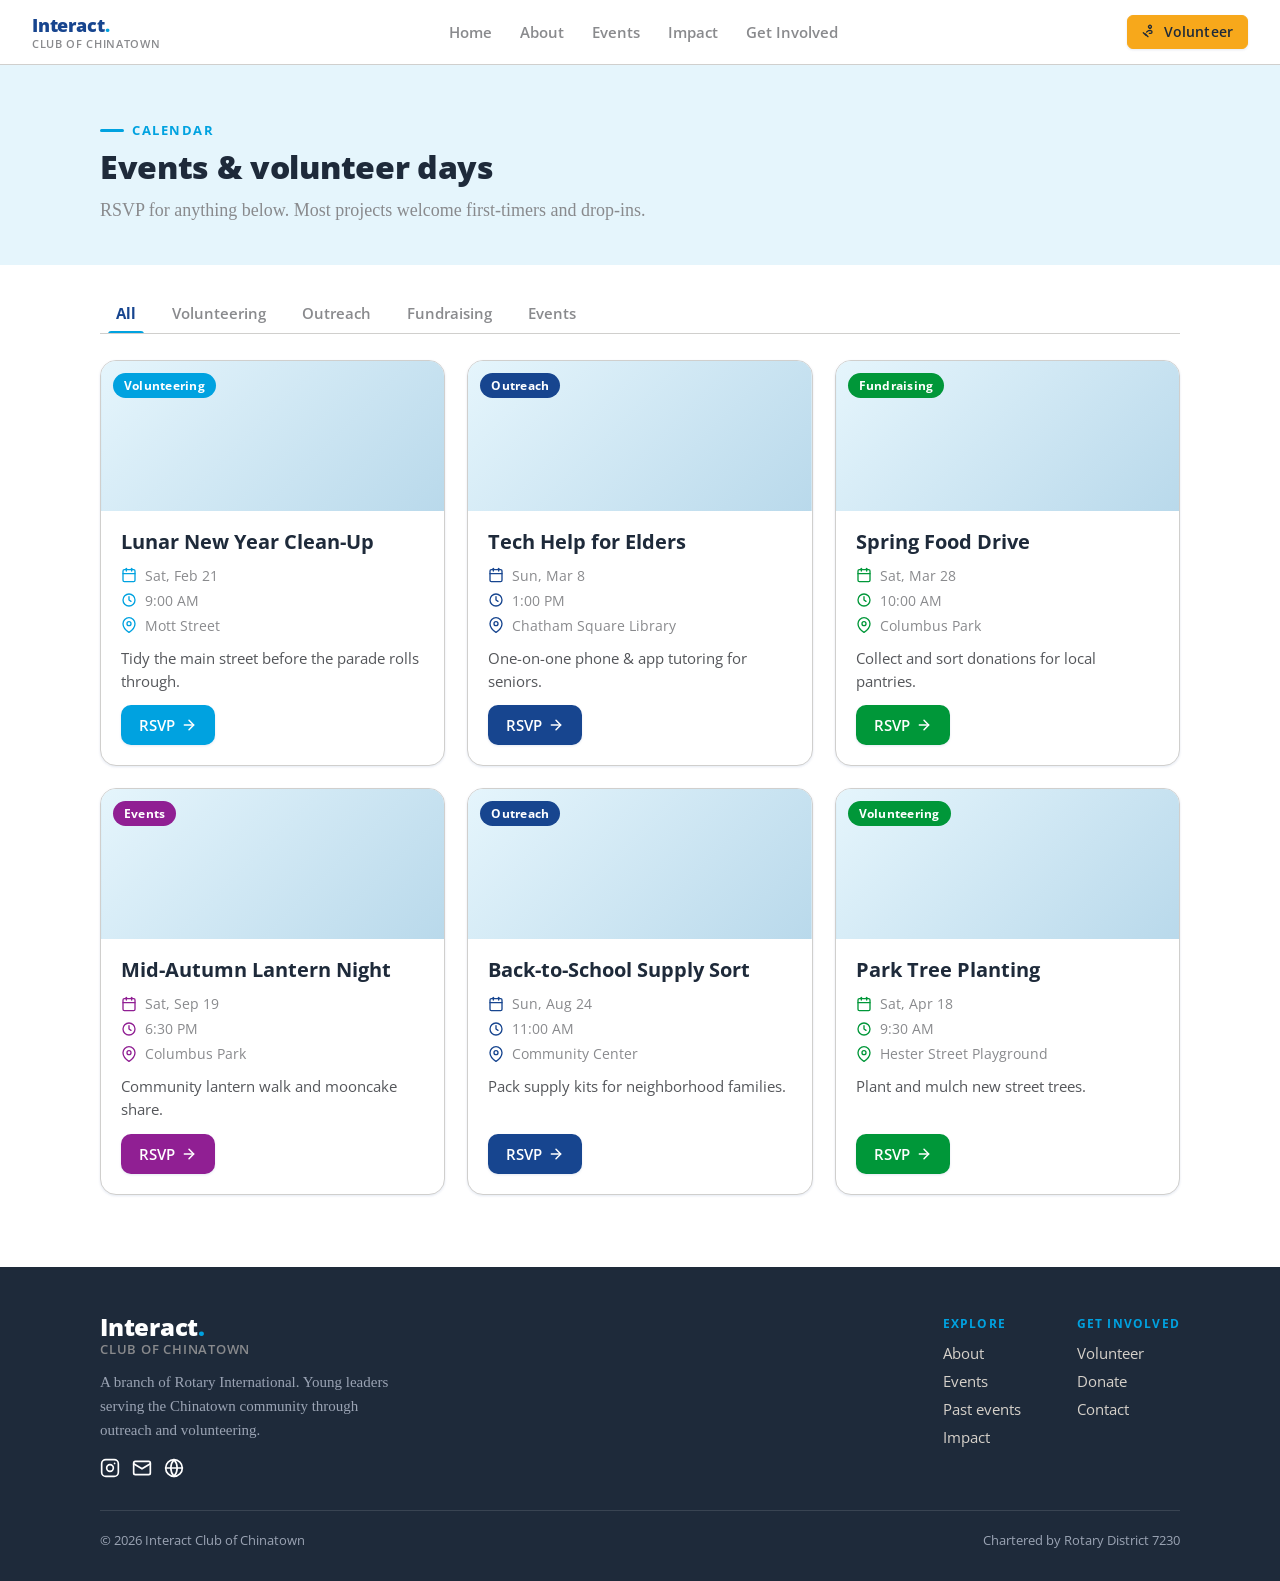
<file: events.html>
<!DOCTYPE html>
<html lang="en">
<head>
<meta charset="utf-8" />
<meta name="viewport" content="width=device-width, initial-scale=1" />
<title>Events &amp; volunteer days | Interact Club of Chinatown</title>
<meta name="description" content="RSVP for upcoming Interact Club of Chinatown events: clean-ups, tutoring, food drives, and community celebrations. Most projects welcome first-timers and drop-ins." />
<link rel="stylesheet" href="css/styles.css" />
<link rel="stylesheet" href="css/site.css" />
</head>
<body>

<header class="site-header" id="site-header">
  <a class="wordmark wordmark-sm" href="index.html" aria-label="Interact Club of Chinatown, home">
    <span class="wm-brand">Interact<span class="wm-dot">.</span></span>
    <span class="wm-club">Club of Chinatown</span>
  </a>
  <nav class="site-nav" id="site-nav" aria-label="Main">
    <a href="index.html">Home</a>
    <a href="index.html#about">About</a>
    <a href="index.html#events">Events</a>
    <a href="index.html#impact">Impact</a>
    <a href="index.html#join">Get Involved</a>
  </nav>
  <div style="display:flex; align-items:center; gap:8px;">
    <a class="btn btn-sm btn-accent" href="join.html">
      <svg width="16" height="16" viewBox="0 0 24 24" fill="none" stroke="var(--ink-900)" stroke-width="2" stroke-linecap="round" stroke-linejoin="round" aria-hidden="true"><path d="M11 14h2a2 2 0 0 0 2-2 2 2 0 0 0-2-2H9.5L7 12"/><path d="m5 15 4 4"/><path d="M2 13l4 4"/><path d="M13.5 5.5 12 7l-1.5-1.5a2.1 2.1 0 0 1 3-3 2.1 2.1 0 0 1 0 3z"/></svg>
      Volunteer
    </a>
    <button class="nav-toggle" type="button" aria-expanded="false" aria-controls="site-nav" aria-label="Toggle navigation">
      <svg class="icon-menu" width="24" height="24" viewBox="0 0 24 24" fill="none" stroke="currentColor" stroke-width="2" stroke-linecap="round" stroke-linejoin="round" aria-hidden="true"><line x1="3" y1="6" x2="21" y2="6"/><line x1="3" y1="12" x2="21" y2="12"/><line x1="3" y1="18" x2="21" y2="18"/></svg>
      <svg class="icon-close" width="24" height="24" viewBox="0 0 24 24" fill="none" stroke="currentColor" stroke-width="2" stroke-linecap="round" stroke-linejoin="round" aria-hidden="true"><line x1="18" y1="6" x2="6" y2="18"/><line x1="6" y1="6" x2="18" y2="18"/></svg>
    </button>
  </div>
</header>

<main>

  <section class="section-wash" style="padding: 56px 32px 40px;">
    <div class="container">
      <div class="section-heading">
        <span class="eyebrow">Calendar</span>
        <h1>Events &amp; volunteer days</h1>
        <p class="lead">RSVP for anything below. Most projects welcome first-timers and drop-ins.</p>
      </div>
    </div>
  </section>

  <section class="section-white" style="padding: 28px 32px 72px;">
    <div class="container">
      <div class="tabs" role="tablist" aria-label="Filter events by category" style="margin-bottom: 26px;">
        <button class="tab" role="tab" aria-selected="true" data-filter="all">All</button>
        <button class="tab" role="tab" aria-selected="false" data-filter="volunteering">Volunteering</button>
        <button class="tab" role="tab" aria-selected="false" data-filter="outreach">Outreach</button>
        <button class="tab" role="tab" aria-selected="false" data-filter="fundraising">Fundraising</button>
        <button class="tab" role="tab" aria-selected="false" data-filter="events">Events</button>
      </div>

      <div class="events-grid" id="events-grid">

        <article class="event-card" data-category="volunteering" style="--accent: var(--brand);">
          <div class="event-media"><span class="event-category">Volunteering</span></div>
          <div class="event-body">
            <h3>Lunar New Year Clean-Up</h3>
            <div class="event-meta">
              <div class="event-meta-row"><svg width="16" height="16" viewBox="0 0 24 24" fill="none" stroke-width="2" stroke-linecap="round" stroke-linejoin="round" aria-hidden="true"><rect x="3" y="4" width="18" height="18" rx="2"/><line x1="16" y1="2" x2="16" y2="6"/><line x1="8" y1="2" x2="8" y2="6"/><line x1="3" y1="10" x2="21" y2="10"/></svg>Sat, Feb 21</div>
              <div class="event-meta-row"><svg width="16" height="16" viewBox="0 0 24 24" fill="none" stroke-width="2" stroke-linecap="round" stroke-linejoin="round" aria-hidden="true"><circle cx="12" cy="12" r="9"/><polyline points="12 7 12 12 15 14"/></svg>9:00 AM</div>
              <div class="event-meta-row"><svg width="16" height="16" viewBox="0 0 24 24" fill="none" stroke-width="2" stroke-linecap="round" stroke-linejoin="round" aria-hidden="true"><path d="M21 10c0 7-9 13-9 13s-9-6-9-13a9 9 0 0 1 18 0z"/><circle cx="12" cy="10" r="3"/></svg>Mott Street</div>
            </div>
            <p class="event-desc">Tidy the main street before the parade rolls through.</p>
            <a class="event-cta" href="join.html">RSVP<svg width="16" height="16" viewBox="0 0 24 24" fill="none" stroke="currentColor" stroke-width="2.2" stroke-linecap="round" stroke-linejoin="round" aria-hidden="true"><line x1="5" y1="12" x2="19" y2="12"/><polyline points="12 5 19 12 12 19"/></svg></a>
          </div>
        </article>

        <article class="event-card" data-category="outreach" style="--accent: var(--rotary-royal-blue);">
          <div class="event-media"><span class="event-category">Outreach</span></div>
          <div class="event-body">
            <h3>Tech Help for Elders</h3>
            <div class="event-meta">
              <div class="event-meta-row"><svg width="16" height="16" viewBox="0 0 24 24" fill="none" stroke-width="2" stroke-linecap="round" stroke-linejoin="round" aria-hidden="true"><rect x="3" y="4" width="18" height="18" rx="2"/><line x1="16" y1="2" x2="16" y2="6"/><line x1="8" y1="2" x2="8" y2="6"/><line x1="3" y1="10" x2="21" y2="10"/></svg>Sun, Mar 8</div>
              <div class="event-meta-row"><svg width="16" height="16" viewBox="0 0 24 24" fill="none" stroke-width="2" stroke-linecap="round" stroke-linejoin="round" aria-hidden="true"><circle cx="12" cy="12" r="9"/><polyline points="12 7 12 12 15 14"/></svg>1:00 PM</div>
              <div class="event-meta-row"><svg width="16" height="16" viewBox="0 0 24 24" fill="none" stroke-width="2" stroke-linecap="round" stroke-linejoin="round" aria-hidden="true"><path d="M21 10c0 7-9 13-9 13s-9-6-9-13a9 9 0 0 1 18 0z"/><circle cx="12" cy="10" r="3"/></svg>Chatham Square Library</div>
            </div>
            <p class="event-desc">One-on-one phone &amp; app tutoring for seniors.</p>
            <a class="event-cta" href="join.html">RSVP<svg width="16" height="16" viewBox="0 0 24 24" fill="none" stroke="currentColor" stroke-width="2.2" stroke-linecap="round" stroke-linejoin="round" aria-hidden="true"><line x1="5" y1="12" x2="19" y2="12"/><polyline points="12 5 19 12 12 19"/></svg></a>
          </div>
        </article>

        <article class="event-card" data-category="fundraising" style="--accent: var(--grass);">
          <div class="event-media"><span class="event-category">Fundraising</span></div>
          <div class="event-body">
            <h3>Spring Food Drive</h3>
            <div class="event-meta">
              <div class="event-meta-row"><svg width="16" height="16" viewBox="0 0 24 24" fill="none" stroke-width="2" stroke-linecap="round" stroke-linejoin="round" aria-hidden="true"><rect x="3" y="4" width="18" height="18" rx="2"/><line x1="16" y1="2" x2="16" y2="6"/><line x1="8" y1="2" x2="8" y2="6"/><line x1="3" y1="10" x2="21" y2="10"/></svg>Sat, Mar 28</div>
              <div class="event-meta-row"><svg width="16" height="16" viewBox="0 0 24 24" fill="none" stroke-width="2" stroke-linecap="round" stroke-linejoin="round" aria-hidden="true"><circle cx="12" cy="12" r="9"/><polyline points="12 7 12 12 15 14"/></svg>10:00 AM</div>
              <div class="event-meta-row"><svg width="16" height="16" viewBox="0 0 24 24" fill="none" stroke-width="2" stroke-linecap="round" stroke-linejoin="round" aria-hidden="true"><path d="M21 10c0 7-9 13-9 13s-9-6-9-13a9 9 0 0 1 18 0z"/><circle cx="12" cy="10" r="3"/></svg>Columbus Park</div>
            </div>
            <p class="event-desc">Collect and sort donations for local pantries.</p>
            <a class="event-cta" href="join.html">RSVP<svg width="16" height="16" viewBox="0 0 24 24" fill="none" stroke="currentColor" stroke-width="2.2" stroke-linecap="round" stroke-linejoin="round" aria-hidden="true"><line x1="5" y1="12" x2="19" y2="12"/><polyline points="12 5 19 12 12 19"/></svg></a>
          </div>
        </article>

        <article class="event-card" data-category="events" style="--accent: var(--violet);">
          <div class="event-media"><span class="event-category">Events</span></div>
          <div class="event-body">
            <h3>Mid-Autumn Lantern Night</h3>
            <div class="event-meta">
              <div class="event-meta-row"><svg width="16" height="16" viewBox="0 0 24 24" fill="none" stroke-width="2" stroke-linecap="round" stroke-linejoin="round" aria-hidden="true"><rect x="3" y="4" width="18" height="18" rx="2"/><line x1="16" y1="2" x2="16" y2="6"/><line x1="8" y1="2" x2="8" y2="6"/><line x1="3" y1="10" x2="21" y2="10"/></svg>Sat, Sep 19</div>
              <div class="event-meta-row"><svg width="16" height="16" viewBox="0 0 24 24" fill="none" stroke-width="2" stroke-linecap="round" stroke-linejoin="round" aria-hidden="true"><circle cx="12" cy="12" r="9"/><polyline points="12 7 12 12 15 14"/></svg>6:30 PM</div>
              <div class="event-meta-row"><svg width="16" height="16" viewBox="0 0 24 24" fill="none" stroke-width="2" stroke-linecap="round" stroke-linejoin="round" aria-hidden="true"><path d="M21 10c0 7-9 13-9 13s-9-6-9-13a9 9 0 0 1 18 0z"/><circle cx="12" cy="10" r="3"/></svg>Columbus Park</div>
            </div>
            <p class="event-desc">Community lantern walk and mooncake share.</p>
            <a class="event-cta" href="join.html">RSVP<svg width="16" height="16" viewBox="0 0 24 24" fill="none" stroke="currentColor" stroke-width="2.2" stroke-linecap="round" stroke-linejoin="round" aria-hidden="true"><line x1="5" y1="12" x2="19" y2="12"/><polyline points="12 5 19 12 12 19"/></svg></a>
          </div>
        </article>

        <article class="event-card" data-category="outreach" style="--accent: var(--rotary-royal-blue);">
          <div class="event-media"><span class="event-category">Outreach</span></div>
          <div class="event-body">
            <h3>Back-to-School Supply Sort</h3>
            <div class="event-meta">
              <div class="event-meta-row"><svg width="16" height="16" viewBox="0 0 24 24" fill="none" stroke-width="2" stroke-linecap="round" stroke-linejoin="round" aria-hidden="true"><rect x="3" y="4" width="18" height="18" rx="2"/><line x1="16" y1="2" x2="16" y2="6"/><line x1="8" y1="2" x2="8" y2="6"/><line x1="3" y1="10" x2="21" y2="10"/></svg>Sun, Aug 24</div>
              <div class="event-meta-row"><svg width="16" height="16" viewBox="0 0 24 24" fill="none" stroke-width="2" stroke-linecap="round" stroke-linejoin="round" aria-hidden="true"><circle cx="12" cy="12" r="9"/><polyline points="12 7 12 12 15 14"/></svg>11:00 AM</div>
              <div class="event-meta-row"><svg width="16" height="16" viewBox="0 0 24 24" fill="none" stroke-width="2" stroke-linecap="round" stroke-linejoin="round" aria-hidden="true"><path d="M21 10c0 7-9 13-9 13s-9-6-9-13a9 9 0 0 1 18 0z"/><circle cx="12" cy="10" r="3"/></svg>Community Center</div>
            </div>
            <p class="event-desc">Pack supply kits for neighborhood families.</p>
            <a class="event-cta" href="join.html">RSVP<svg width="16" height="16" viewBox="0 0 24 24" fill="none" stroke="currentColor" stroke-width="2.2" stroke-linecap="round" stroke-linejoin="round" aria-hidden="true"><line x1="5" y1="12" x2="19" y2="12"/><polyline points="12 5 19 12 12 19"/></svg></a>
          </div>
        </article>

        <article class="event-card" data-category="volunteering" style="--accent: var(--grass);">
          <div class="event-media"><span class="event-category">Volunteering</span></div>
          <div class="event-body">
            <h3>Park Tree Planting</h3>
            <div class="event-meta">
              <div class="event-meta-row"><svg width="16" height="16" viewBox="0 0 24 24" fill="none" stroke-width="2" stroke-linecap="round" stroke-linejoin="round" aria-hidden="true"><rect x="3" y="4" width="18" height="18" rx="2"/><line x1="16" y1="2" x2="16" y2="6"/><line x1="8" y1="2" x2="8" y2="6"/><line x1="3" y1="10" x2="21" y2="10"/></svg>Sat, Apr 18</div>
              <div class="event-meta-row"><svg width="16" height="16" viewBox="0 0 24 24" fill="none" stroke-width="2" stroke-linecap="round" stroke-linejoin="round" aria-hidden="true"><circle cx="12" cy="12" r="9"/><polyline points="12 7 12 12 15 14"/></svg>9:30 AM</div>
              <div class="event-meta-row"><svg width="16" height="16" viewBox="0 0 24 24" fill="none" stroke-width="2" stroke-linecap="round" stroke-linejoin="round" aria-hidden="true"><path d="M21 10c0 7-9 13-9 13s-9-6-9-13a9 9 0 0 1 18 0z"/><circle cx="12" cy="10" r="3"/></svg>Hester Street Playground</div>
            </div>
            <p class="event-desc">Plant and mulch new street trees.</p>
            <a class="event-cta" href="join.html">RSVP<svg width="16" height="16" viewBox="0 0 24 24" fill="none" stroke="currentColor" stroke-width="2.2" stroke-linecap="round" stroke-linejoin="round" aria-hidden="true"><line x1="5" y1="12" x2="19" y2="12"/><polyline points="12 5 19 12 12 19"/></svg></a>
          </div>
        </article>

      </div>
    </div>
  </section>

</main>

<footer class="site-footer">
  <div class="footer-grid">
    <div class="footer-brand">
      <span class="wordmark wordmark-inverse">
        <span class="wm-brand">Interact<span class="wm-dot">.</span></span>
        <span class="wm-club">Club of Chinatown</span>
      </span>
      <p>A branch of Rotary International. Young leaders serving the Chinatown community through outreach and volunteering.</p>
      <div class="footer-social">
        <a href="#" aria-label="Instagram"><svg width="20" height="20" viewBox="0 0 24 24" fill="none" stroke="currentColor" stroke-width="2" stroke-linecap="round" stroke-linejoin="round" aria-hidden="true"><rect x="2" y="2" width="20" height="20" rx="5"/><circle cx="12" cy="12" r="4"/><line x1="17.5" y1="6.5" x2="17.5" y2="6.5"/></svg></a>
        <a href="mailto:hello@interactchinatown.org" aria-label="Email us"><svg width="20" height="20" viewBox="0 0 24 24" fill="none" stroke="currentColor" stroke-width="2" stroke-linecap="round" stroke-linejoin="round" aria-hidden="true"><rect x="2" y="4" width="20" height="16" rx="2"/><path d="m2 7 10 6 10-6"/></svg></a>
        <a href="https://www.rotary.org/en/get-involved/interact-clubs" aria-label="Rotary International"><svg width="20" height="20" viewBox="0 0 24 24" fill="none" stroke="currentColor" stroke-width="2" stroke-linecap="round" stroke-linejoin="round" aria-hidden="true"><circle cx="12" cy="12" r="10"/><line x1="2" y1="12" x2="22" y2="12"/><path d="M12 2a15 15 0 0 1 0 20 15 15 0 0 1 0-20z"/></svg></a>
      </div>
    </div>
    <div class="footer-cols">
      <div class="footer-col">
        <div class="footer-col-title">Explore</div>
        <nav aria-label="Explore">
          <a href="index.html#about">About</a>
          <a href="events.html">Events</a>
          <a href="past-events.html">Past events</a>
          <a href="index.html#impact">Impact</a>
        </nav>
      </div>
      <div class="footer-col">
        <div class="footer-col-title">Get involved</div>
        <nav aria-label="Get involved">
          <a href="join.html">Volunteer</a>
          <a href="join.html">Donate</a>
          <a href="mailto:hello@interactchinatown.org">Contact</a>
        </nav>
      </div>
    </div>
  </div>
  <div class="footer-bottom">
    <span>© 2026 Interact Club of Chinatown</span>
    <span>Chartered by Rotary District 7230</span>
  </div>
</footer>

<script src="js/site.js"></script>
</body>
</html>
</file>
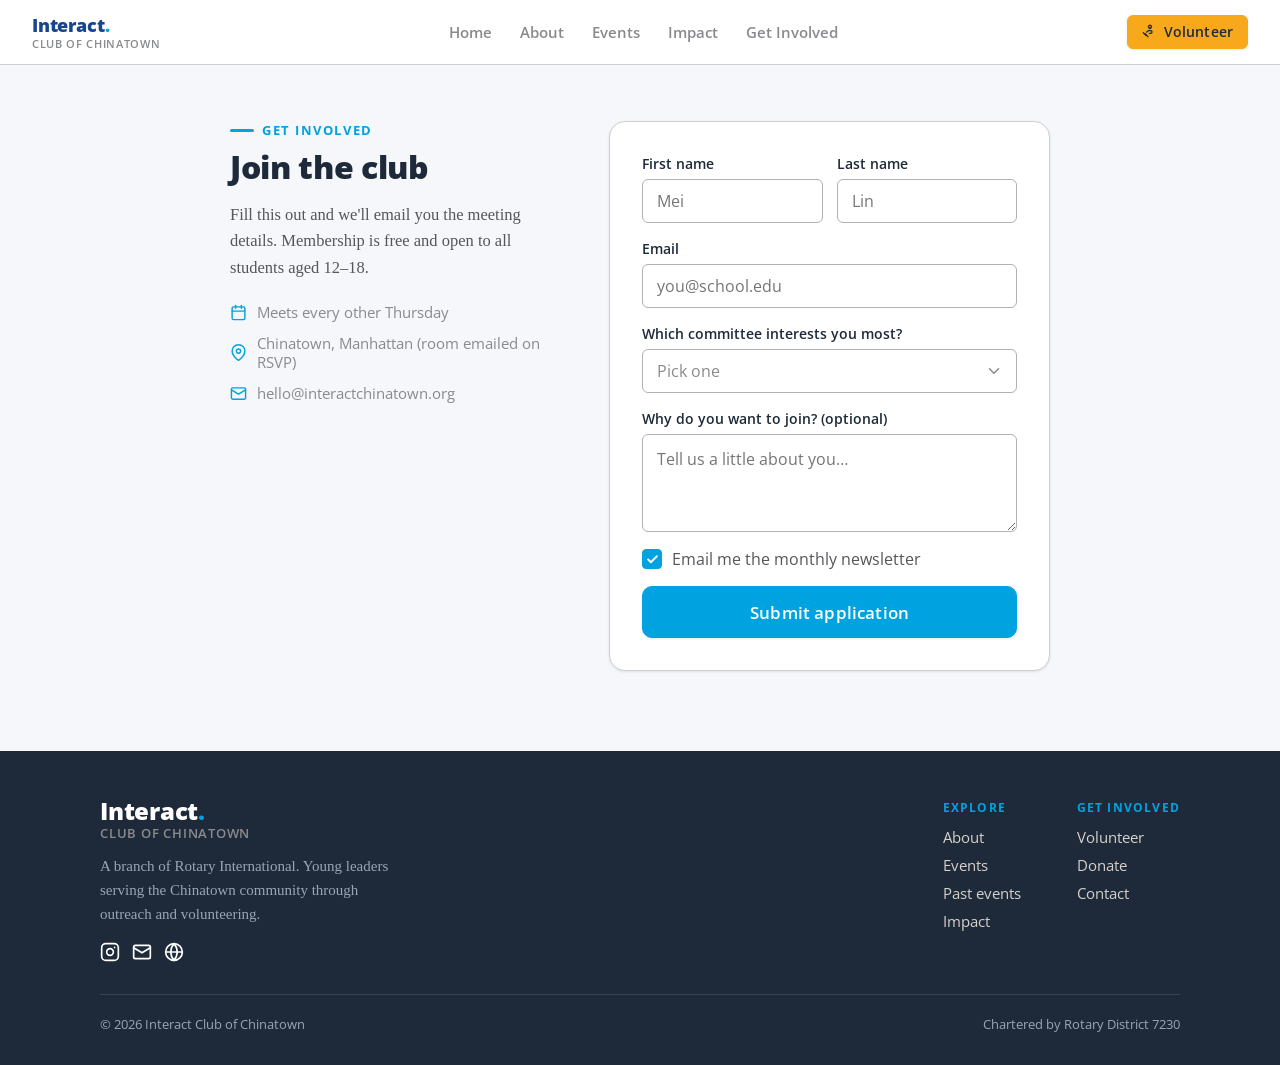
<file: join.html>
<!DOCTYPE html>
<html lang="en">
<head>
<meta charset="utf-8" />
<meta name="viewport" content="width=device-width, initial-scale=1" />
<title>Join the club | Interact Club of Chinatown</title>
<meta name="description" content="Join the Interact Club of Chinatown. Membership is free and open to all students aged 12–18. Fill out the form and we'll email you the meeting details." />
<link rel="stylesheet" href="css/styles.css" />
<link rel="stylesheet" href="css/site.css" />
</head>
<body>

<header class="site-header" id="site-header">
  <a class="wordmark wordmark-sm" href="index.html" aria-label="Interact Club of Chinatown, home">
    <span class="wm-brand">Interact<span class="wm-dot">.</span></span>
    <span class="wm-club">Club of Chinatown</span>
  </a>
  <nav class="site-nav" id="site-nav" aria-label="Main">
    <a href="index.html">Home</a>
    <a href="index.html#about">About</a>
    <a href="index.html#events">Events</a>
    <a href="index.html#impact">Impact</a>
    <a href="index.html#join">Get Involved</a>
  </nav>
  <div style="display:flex; align-items:center; gap:8px;">
    <a class="btn btn-sm btn-accent" href="join.html">
      <svg width="16" height="16" viewBox="0 0 24 24" fill="none" stroke="var(--ink-900)" stroke-width="2" stroke-linecap="round" stroke-linejoin="round" aria-hidden="true"><path d="M11 14h2a2 2 0 0 0 2-2 2 2 0 0 0-2-2H9.5L7 12"/><path d="m5 15 4 4"/><path d="M2 13l4 4"/><path d="M13.5 5.5 12 7l-1.5-1.5a2.1 2.1 0 0 1 3-3 2.1 2.1 0 0 1 0 3z"/></svg>
      Volunteer
    </a>
    <button class="nav-toggle" type="button" aria-expanded="false" aria-controls="site-nav" aria-label="Toggle navigation">
      <svg class="icon-menu" width="24" height="24" viewBox="0 0 24 24" fill="none" stroke="currentColor" stroke-width="2" stroke-linecap="round" stroke-linejoin="round" aria-hidden="true"><line x1="3" y1="6" x2="21" y2="6"/><line x1="3" y1="12" x2="21" y2="12"/><line x1="3" y1="18" x2="21" y2="18"/></svg>
      <svg class="icon-close" width="24" height="24" viewBox="0 0 24 24" fill="none" stroke="currentColor" stroke-width="2" stroke-linecap="round" stroke-linejoin="round" aria-hidden="true"><line x1="18" y1="6" x2="6" y2="18"/><line x1="6" y1="6" x2="18" y2="18"/></svg>
    </button>
  </div>
</header>

<main>

  <section class="join-section">
    <div class="join-grid">

      <div class="join-intro">
        <div class="section-heading">
          <span class="eyebrow">Get involved</span>
          <h1>Join the club</h1>
        </div>
        <p>Fill this out and we'll email you the meeting details. Membership is free and open to all students aged 12–18.</p>
        <div class="join-facts">
          <div class="fact">
            <svg width="17" height="17" viewBox="0 0 24 24" fill="none" stroke-width="2" stroke-linecap="round" stroke-linejoin="round" aria-hidden="true"><rect x="3" y="4" width="18" height="18" rx="2"/><line x1="16" y1="2" x2="16" y2="6"/><line x1="8" y1="2" x2="8" y2="6"/><line x1="3" y1="10" x2="21" y2="10"/></svg>
            Meets every other Thursday
          </div>
          <div class="fact">
            <svg width="17" height="17" viewBox="0 0 24 24" fill="none" stroke-width="2" stroke-linecap="round" stroke-linejoin="round" aria-hidden="true"><path d="M21 10c0 7-9 13-9 13s-9-6-9-13a9 9 0 0 1 18 0z"/><circle cx="12" cy="10" r="3"/></svg>
            Chinatown, Manhattan (room emailed on RSVP)
          </div>
          <div class="fact">
            <svg width="17" height="17" viewBox="0 0 24 24" fill="none" stroke-width="2" stroke-linecap="round" stroke-linejoin="round" aria-hidden="true"><rect x="2" y="4" width="20" height="16" rx="2"/><path d="m2 7 10 6 10-6"/></svg>
            <a href="mailto:hello@interactchinatown.org">hello@interactchinatown.org</a>
          </div>
        </div>
      </div>

      <div class="card card-pad-lg">
        <div class="alert alert-success" id="join-success" hidden>
          <span class="alert-icon">
            <svg width="20" height="20" viewBox="0 0 24 24" fill="none" stroke="currentColor" stroke-width="2" stroke-linecap="round" stroke-linejoin="round" aria-hidden="true"><path d="M22 11.1V12a10 10 0 1 1-5.9-9.1"/><polyline points="22 4 12 14 9 11"/></svg>
          </span>
          <div>
            <div class="alert-title">Thanks, you're on the list!</div>
            <div class="alert-body">We'll be in touch before the next meeting.</div>
          </div>
        </div>

        <form class="join-form" id="join-form" novalidate>
          <div class="name-row">
            <div class="field">
              <label for="first-name">First name</label>
              <input id="first-name" name="first-name" type="text" placeholder="Mei" autocomplete="given-name" required />
            </div>
            <div class="field">
              <label for="last-name">Last name</label>
              <input id="last-name" name="last-name" type="text" placeholder="Lin" autocomplete="family-name" required />
            </div>
          </div>
          <div class="field">
            <label for="email">Email</label>
            <input id="email" name="email" type="email" placeholder="you@school.edu" autocomplete="email" required />
          </div>
          <div class="field">
            <label for="committee">Which committee interests you most?</label>
            <span class="select-wrap">
              <select id="committee" name="committee" required>
                <option value="" disabled selected>Pick one</option>
                <option>Outreach</option>
                <option>Fundraising</option>
                <option>Events</option>
                <option>Not sure yet</option>
              </select>
              <span class="select-chevron">
                <svg width="18" height="18" viewBox="0 0 24 24" fill="none" stroke="currentColor" stroke-width="2" stroke-linecap="round" stroke-linejoin="round" aria-hidden="true"><polyline points="6 9 12 15 18 9"/></svg>
              </span>
            </span>
          </div>
          <div class="field">
            <label for="why">Why do you want to join? (optional)</label>
            <textarea id="why" name="why" rows="3" placeholder="Tell us a little about you…"></textarea>
          </div>
          <label class="checkbox">
            <input type="checkbox" name="newsletter" checked />
            <span class="box">
              <svg width="13" height="13" viewBox="0 0 24 24" fill="none" stroke="#fff" stroke-width="3.5" stroke-linecap="round" stroke-linejoin="round" aria-hidden="true"><polyline points="20 6 9 17 4 12"/></svg>
            </span>
            Email me the monthly newsletter
          </label>
          <button class="btn btn-lg btn-primary btn-block" type="submit">Submit application</button>
        </form>
      </div>

    </div>
  </section>

</main>

<footer class="site-footer">
  <div class="footer-grid">
    <div class="footer-brand">
      <span class="wordmark wordmark-inverse">
        <span class="wm-brand">Interact<span class="wm-dot">.</span></span>
        <span class="wm-club">Club of Chinatown</span>
      </span>
      <p>A branch of Rotary International. Young leaders serving the Chinatown community through outreach and volunteering.</p>
      <div class="footer-social">
        <a href="#" aria-label="Instagram"><svg width="20" height="20" viewBox="0 0 24 24" fill="none" stroke="currentColor" stroke-width="2" stroke-linecap="round" stroke-linejoin="round" aria-hidden="true"><rect x="2" y="2" width="20" height="20" rx="5"/><circle cx="12" cy="12" r="4"/><line x1="17.5" y1="6.5" x2="17.5" y2="6.5"/></svg></a>
        <a href="mailto:hello@interactchinatown.org" aria-label="Email us"><svg width="20" height="20" viewBox="0 0 24 24" fill="none" stroke="currentColor" stroke-width="2" stroke-linecap="round" stroke-linejoin="round" aria-hidden="true"><rect x="2" y="4" width="20" height="16" rx="2"/><path d="m2 7 10 6 10-6"/></svg></a>
        <a href="https://www.rotary.org/en/get-involved/interact-clubs" aria-label="Rotary International"><svg width="20" height="20" viewBox="0 0 24 24" fill="none" stroke="currentColor" stroke-width="2" stroke-linecap="round" stroke-linejoin="round" aria-hidden="true"><circle cx="12" cy="12" r="10"/><line x1="2" y1="12" x2="22" y2="12"/><path d="M12 2a15 15 0 0 1 0 20 15 15 0 0 1 0-20z"/></svg></a>
      </div>
    </div>
    <div class="footer-cols">
      <div class="footer-col">
        <div class="footer-col-title">Explore</div>
        <nav aria-label="Explore">
          <a href="index.html#about">About</a>
          <a href="events.html">Events</a>
          <a href="past-events.html">Past events</a>
          <a href="index.html#impact">Impact</a>
        </nav>
      </div>
      <div class="footer-col">
        <div class="footer-col-title">Get involved</div>
        <nav aria-label="Get involved">
          <a href="join.html">Volunteer</a>
          <a href="join.html">Donate</a>
          <a href="mailto:hello@interactchinatown.org">Contact</a>
        </nav>
      </div>
    </div>
  </div>
  <div class="footer-bottom">
    <span>© 2026 Interact Club of Chinatown</span>
    <span>Chartered by Rotary District 7230</span>
  </div>
</footer>

<script src="js/site.js"></script>
</body>
</html>
</file>
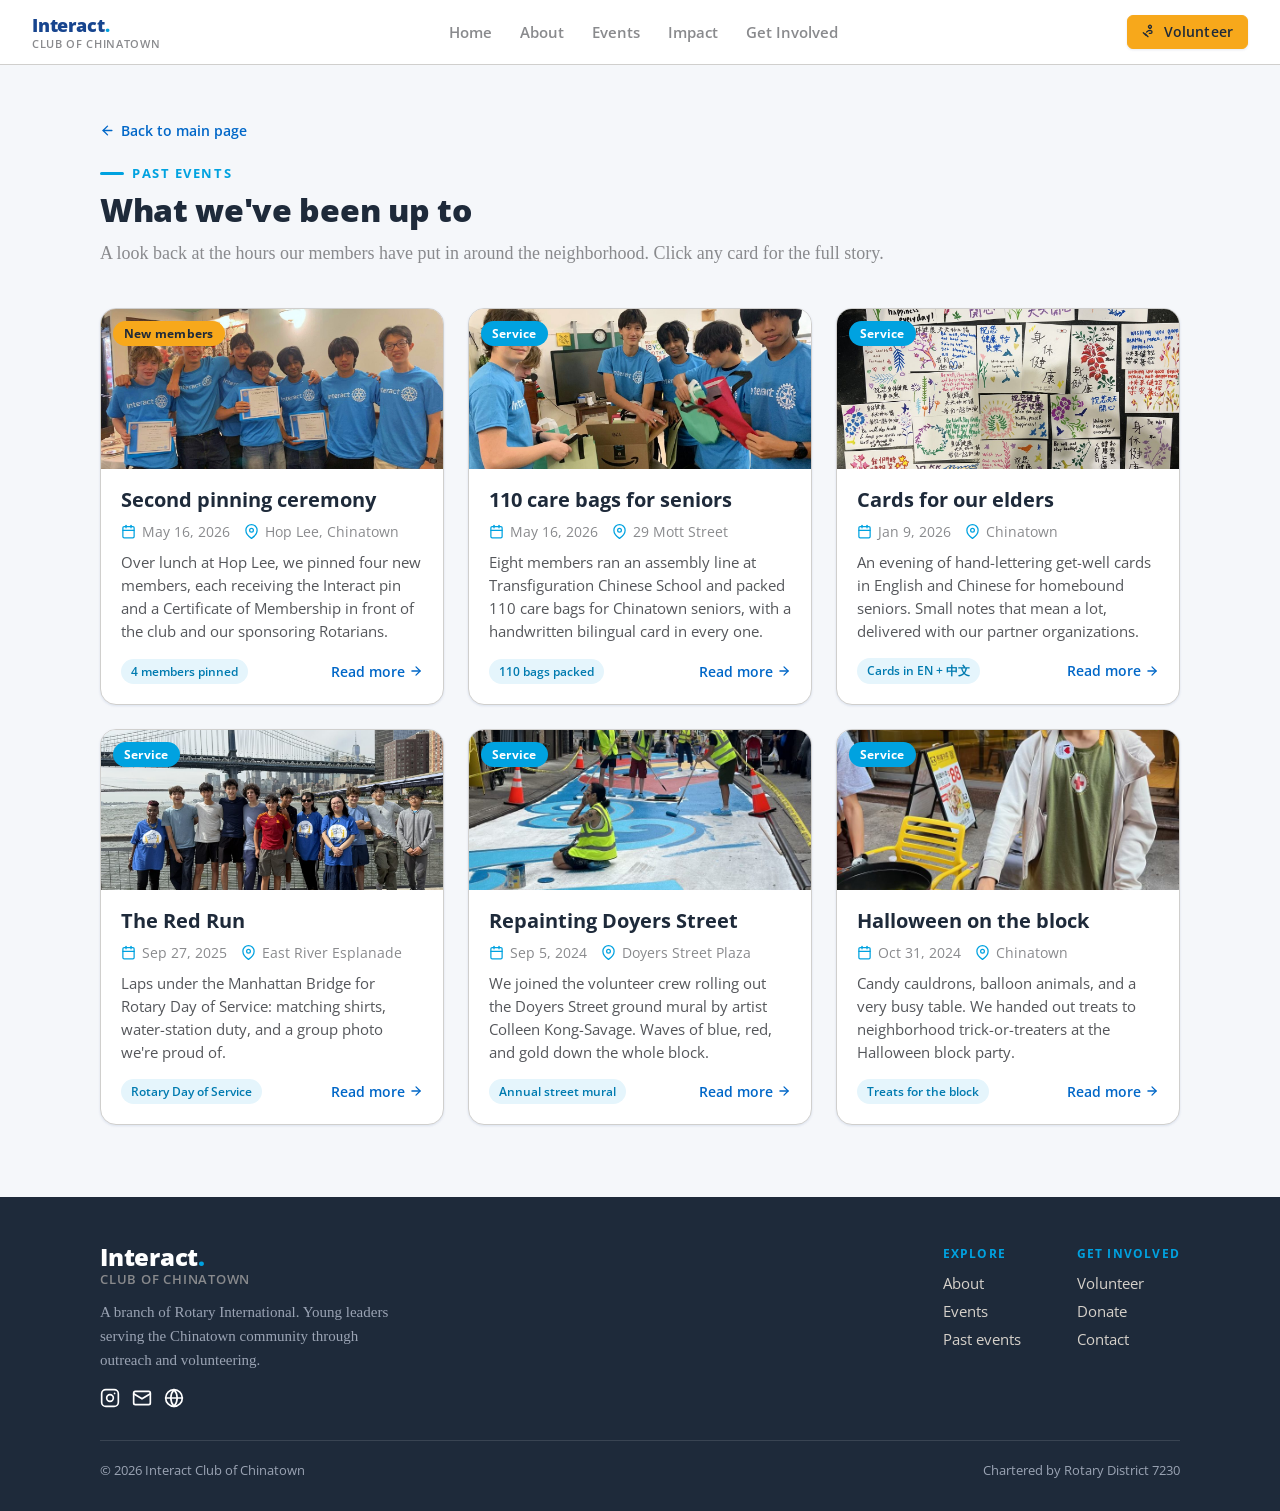
<file: past-events.html>
<!DOCTYPE html>
<html lang="en">
<head>
<meta charset="utf-8" />
<meta name="viewport" content="width=device-width, initial-scale=1" />
<title>Past events | Interact Club of Chinatown</title>
<meta name="description" content="A look back at the Interact Club of Chinatown's service projects: care bags for seniors, the Doyers Street mural, the Red Run, and more." />
<link rel="stylesheet" href="css/styles.css" />
<link rel="stylesheet" href="css/site.css" />
</head>
<body>

<header class="site-header" id="site-header">
  <a class="wordmark wordmark-sm" href="index.html" aria-label="Interact Club of Chinatown, home">
    <span class="wm-brand">Interact<span class="wm-dot">.</span></span>
    <span class="wm-club">Club of Chinatown</span>
  </a>
  <nav class="site-nav" id="site-nav" aria-label="Main">
    <a href="index.html">Home</a>
    <a href="index.html#about">About</a>
    <a href="index.html#events">Events</a>
    <a href="index.html#impact">Impact</a>
    <a href="index.html#join">Get Involved</a>
  </nav>
  <div style="display:flex; align-items:center; gap:8px;">
    <a class="btn btn-sm btn-accent" href="join.html">
      <svg width="16" height="16" viewBox="0 0 24 24" fill="none" stroke="var(--ink-900)" stroke-width="2" stroke-linecap="round" stroke-linejoin="round" aria-hidden="true"><path d="M11 14h2a2 2 0 0 0 2-2 2 2 0 0 0-2-2H9.5L7 12"/><path d="m5 15 4 4"/><path d="M2 13l4 4"/><path d="M13.5 5.5 12 7l-1.5-1.5a2.1 2.1 0 0 1 3-3 2.1 2.1 0 0 1 0 3z"/></svg>
      Volunteer
    </a>
    <button class="nav-toggle" type="button" aria-expanded="false" aria-controls="site-nav" aria-label="Toggle navigation">
      <svg class="icon-menu" width="24" height="24" viewBox="0 0 24 24" fill="none" stroke="currentColor" stroke-width="2" stroke-linecap="round" stroke-linejoin="round" aria-hidden="true"><line x1="3" y1="6" x2="21" y2="6"/><line x1="3" y1="12" x2="21" y2="12"/><line x1="3" y1="18" x2="21" y2="18"/></svg>
      <svg class="icon-close" width="24" height="24" viewBox="0 0 24 24" fill="none" stroke="currentColor" stroke-width="2" stroke-linecap="round" stroke-linejoin="round" aria-hidden="true"><line x1="18" y1="6" x2="6" y2="18"/><line x1="6" y1="6" x2="18" y2="18"/></svg>
    </button>
  </div>
</header>

<main class="section" style="padding-top: 56px;">
  <div class="container">

    <!-- ============ Grid of past-event cards ============ -->
    <div id="pe-grid-view" style="display: flex; flex-direction: column; gap: 40px;">
      <div style="display: flex; flex-direction: column; gap: 24px; align-items: flex-start;">
        <a class="pe-back" href="index.html"><svg width="15" height="15" viewBox="0 0 24 24" fill="none" stroke="currentColor" stroke-width="2.2" stroke-linecap="round" stroke-linejoin="round" aria-hidden="true"><line x1="19" y1="12" x2="5" y2="12"/><polyline points="12 19 5 12 12 5"/></svg>Back to main page</a>
        <div class="section-heading">
          <span class="eyebrow">Past events</span>
          <h1>What we've been up to</h1>
          <p class="lead">A look back at the hours our members have put in around the neighborhood. Click any card for the full story.</p>
        </div>
      </div>

      <div class="pe-grid">

        <article class="pe-card" style="--accent: var(--rotary-gold);">
          <div class="pe-media">
            <img src="assets/photos/pinning-1.jpg" alt="Members holding their Certificates of Membership at Hop Lee" loading="lazy" />
            <span class="pe-pill pe-pill-dark">New members</span>
          </div>
          <div class="pe-body">
            <h3>Second pinning ceremony</h3>
            <div class="pe-meta">
              <span><svg width="15" height="15" viewBox="0 0 24 24" fill="none" stroke-width="2" stroke-linecap="round" stroke-linejoin="round" aria-hidden="true"><rect x="3" y="4" width="18" height="18" rx="2"/><line x1="16" y1="2" x2="16" y2="6"/><line x1="8" y1="2" x2="8" y2="6"/><line x1="3" y1="10" x2="21" y2="10"/></svg>May 16, 2026</span>
              <span><svg width="15" height="15" viewBox="0 0 24 24" fill="none" stroke-width="2" stroke-linecap="round" stroke-linejoin="round" aria-hidden="true"><path d="M21 10c0 7-9 13-9 13s-9-6-9-13a9 9 0 0 1 18 0z"/><circle cx="12" cy="10" r="3"/></svg>Hop Lee, Chinatown</span>
            </div>
            <p class="pe-blurb">Over lunch at Hop Lee, we pinned four new members, each receiving the Interact pin and a Certificate of Membership in front of the club and our sponsoring Rotarians.</p>
            <div class="pe-foot">
              <span class="pe-stat-pill">4 members pinned</span>
              <a class="pe-readmore" href="#pinning">Read more<svg width="14" height="14" viewBox="0 0 24 24" fill="none" stroke="currentColor" stroke-width="2.2" stroke-linecap="round" stroke-linejoin="round" aria-hidden="true"><line x1="5" y1="12" x2="19" y2="12"/><polyline points="12 5 19 12 12 19"/></svg></a>
            </div>
          </div>
        </article>

        <article class="pe-card" style="--accent: var(--brand);">
          <div class="pe-media">
            <img src="assets/photos/bags-1.jpg" alt="Members at assembly-line stations packing care bags" loading="lazy" />
            <span class="pe-pill">Service</span>
          </div>
          <div class="pe-body">
            <h3>110 care bags for seniors</h3>
            <div class="pe-meta">
              <span><svg width="15" height="15" viewBox="0 0 24 24" fill="none" stroke-width="2" stroke-linecap="round" stroke-linejoin="round" aria-hidden="true"><rect x="3" y="4" width="18" height="18" rx="2"/><line x1="16" y1="2" x2="16" y2="6"/><line x1="8" y1="2" x2="8" y2="6"/><line x1="3" y1="10" x2="21" y2="10"/></svg>May 16, 2026</span>
              <span><svg width="15" height="15" viewBox="0 0 24 24" fill="none" stroke-width="2" stroke-linecap="round" stroke-linejoin="round" aria-hidden="true"><path d="M21 10c0 7-9 13-9 13s-9-6-9-13a9 9 0 0 1 18 0z"/><circle cx="12" cy="10" r="3"/></svg>29 Mott Street</span>
            </div>
            <p class="pe-blurb">Eight members ran an assembly line at Transfiguration Chinese School and packed 110 care bags for Chinatown seniors, with a handwritten bilingual card in every one.</p>
            <div class="pe-foot">
              <span class="pe-stat-pill">110 bags packed</span>
              <a class="pe-readmore" href="#bags">Read more<svg width="14" height="14" viewBox="0 0 24 24" fill="none" stroke="currentColor" stroke-width="2.2" stroke-linecap="round" stroke-linejoin="round" aria-hidden="true"><line x1="5" y1="12" x2="19" y2="12"/><polyline points="12 5 19 12 12 19"/></svg></a>
            </div>
          </div>
        </article>

        <article class="pe-card" style="--accent: var(--brand);">
          <div class="pe-media">
            <img src="assets/photos/cards-1.jpg" alt="Dozens of finished hand-lettered get-well cards in English and Chinese" loading="lazy" />
            <span class="pe-pill">Service</span>
          </div>
          <div class="pe-body">
            <h3>Cards for our elders</h3>
            <div class="pe-meta">
              <span><svg width="15" height="15" viewBox="0 0 24 24" fill="none" stroke-width="2" stroke-linecap="round" stroke-linejoin="round" aria-hidden="true"><rect x="3" y="4" width="18" height="18" rx="2"/><line x1="16" y1="2" x2="16" y2="6"/><line x1="8" y1="2" x2="8" y2="6"/><line x1="3" y1="10" x2="21" y2="10"/></svg>Jan 9, 2026</span>
              <span><svg width="15" height="15" viewBox="0 0 24 24" fill="none" stroke-width="2" stroke-linecap="round" stroke-linejoin="round" aria-hidden="true"><path d="M21 10c0 7-9 13-9 13s-9-6-9-13a9 9 0 0 1 18 0z"/><circle cx="12" cy="10" r="3"/></svg>Chinatown</span>
            </div>
            <p class="pe-blurb">An evening of hand-lettering get-well cards in English and Chinese for homebound seniors. Small notes that mean a lot, delivered with our partner organizations.</p>
            <div class="pe-foot">
              <span class="pe-stat-pill">Cards in EN + 中文</span>
              <a class="pe-readmore" href="#cards">Read more<svg width="14" height="14" viewBox="0 0 24 24" fill="none" stroke="currentColor" stroke-width="2.2" stroke-linecap="round" stroke-linejoin="round" aria-hidden="true"><line x1="5" y1="12" x2="19" y2="12"/><polyline points="12 5 19 12 12 19"/></svg></a>
            </div>
          </div>
        </article>

        <article class="pe-card" style="--accent: var(--brand);">
          <div class="pe-media">
            <img src="assets/photos/red-run-1.jpg" alt="Club members and advisors in Rotary Day of Service shirts in front of the Manhattan Bridge" loading="lazy" />
            <span class="pe-pill">Service</span>
          </div>
          <div class="pe-body">
            <h3>The Red Run</h3>
            <div class="pe-meta">
              <span><svg width="15" height="15" viewBox="0 0 24 24" fill="none" stroke-width="2" stroke-linecap="round" stroke-linejoin="round" aria-hidden="true"><rect x="3" y="4" width="18" height="18" rx="2"/><line x1="16" y1="2" x2="16" y2="6"/><line x1="8" y1="2" x2="8" y2="6"/><line x1="3" y1="10" x2="21" y2="10"/></svg>Sep 27, 2025</span>
              <span><svg width="15" height="15" viewBox="0 0 24 24" fill="none" stroke-width="2" stroke-linecap="round" stroke-linejoin="round" aria-hidden="true"><path d="M21 10c0 7-9 13-9 13s-9-6-9-13a9 9 0 0 1 18 0z"/><circle cx="12" cy="10" r="3"/></svg>East River Esplanade</span>
            </div>
            <p class="pe-blurb">Laps under the Manhattan Bridge for Rotary Day of Service: matching shirts, water-station duty, and a group photo we're proud of.</p>
            <div class="pe-foot">
              <span class="pe-stat-pill">Rotary Day of Service</span>
              <a class="pe-readmore" href="#red-run">Read more<svg width="14" height="14" viewBox="0 0 24 24" fill="none" stroke="currentColor" stroke-width="2.2" stroke-linecap="round" stroke-linejoin="round" aria-hidden="true"><line x1="5" y1="12" x2="19" y2="12"/><polyline points="12 5 19 12 12 19"/></svg></a>
            </div>
          </div>
        </article>

        <article class="pe-card" style="--accent: var(--brand);">
          <div class="pe-media">
            <img src="assets/photos/doyers-2.jpg" alt="Volunteers painting the mural down the length of Doyers Street" loading="lazy" />
            <span class="pe-pill">Service</span>
          </div>
          <div class="pe-body">
            <h3>Repainting Doyers Street</h3>
            <div class="pe-meta">
              <span><svg width="15" height="15" viewBox="0 0 24 24" fill="none" stroke-width="2" stroke-linecap="round" stroke-linejoin="round" aria-hidden="true"><rect x="3" y="4" width="18" height="18" rx="2"/><line x1="16" y1="2" x2="16" y2="6"/><line x1="8" y1="2" x2="8" y2="6"/><line x1="3" y1="10" x2="21" y2="10"/></svg>Sep 5, 2024</span>
              <span><svg width="15" height="15" viewBox="0 0 24 24" fill="none" stroke-width="2" stroke-linecap="round" stroke-linejoin="round" aria-hidden="true"><path d="M21 10c0 7-9 13-9 13s-9-6-9-13a9 9 0 0 1 18 0z"/><circle cx="12" cy="10" r="3"/></svg>Doyers Street Plaza</span>
            </div>
            <p class="pe-blurb">We joined the volunteer crew rolling out the Doyers Street ground mural by artist Colleen Kong-Savage. Waves of blue, red, and gold down the whole block.</p>
            <div class="pe-foot">
              <span class="pe-stat-pill">Annual street mural</span>
              <a class="pe-readmore" href="#doyers">Read more<svg width="14" height="14" viewBox="0 0 24 24" fill="none" stroke="currentColor" stroke-width="2.2" stroke-linecap="round" stroke-linejoin="round" aria-hidden="true"><line x1="5" y1="12" x2="19" y2="12"/><polyline points="12 5 19 12 12 19"/></svg></a>
            </div>
          </div>
        </article>

        <article class="pe-card" style="--accent: var(--brand);">
          <div class="pe-media">
            <img src="assets/photos/halloween-1.jpg" alt="A member in a fish hat handing out candy from cauldrons at the block party" loading="lazy" />
            <span class="pe-pill">Service</span>
          </div>
          <div class="pe-body">
            <h3>Halloween on the block</h3>
            <div class="pe-meta">
              <span><svg width="15" height="15" viewBox="0 0 24 24" fill="none" stroke-width="2" stroke-linecap="round" stroke-linejoin="round" aria-hidden="true"><rect x="3" y="4" width="18" height="18" rx="2"/><line x1="16" y1="2" x2="16" y2="6"/><line x1="8" y1="2" x2="8" y2="6"/><line x1="3" y1="10" x2="21" y2="10"/></svg>Oct 31, 2024</span>
              <span><svg width="15" height="15" viewBox="0 0 24 24" fill="none" stroke-width="2" stroke-linecap="round" stroke-linejoin="round" aria-hidden="true"><path d="M21 10c0 7-9 13-9 13s-9-6-9-13a9 9 0 0 1 18 0z"/><circle cx="12" cy="10" r="3"/></svg>Chinatown</span>
            </div>
            <p class="pe-blurb">Candy cauldrons, balloon animals, and a very busy table. We handed out treats to neighborhood trick-or-treaters at the Halloween block party.</p>
            <div class="pe-foot">
              <span class="pe-stat-pill">Treats for the block</span>
              <a class="pe-readmore" href="#halloween">Read more<svg width="14" height="14" viewBox="0 0 24 24" fill="none" stroke="currentColor" stroke-width="2.2" stroke-linecap="round" stroke-linejoin="round" aria-hidden="true"><line x1="5" y1="12" x2="19" y2="12"/><polyline points="12 5 19 12 12 19"/></svg></a>
            </div>
          </div>
        </article>

      </div>
    </div>

    <!-- ============ Write-ups ============ -->

    <section class="pe-detail" id="detail-pinning" hidden>
      <a class="pe-back" href="#"><svg width="15" height="15" viewBox="0 0 24 24" fill="none" stroke="currentColor" stroke-width="2.2" stroke-linecap="round" stroke-linejoin="round" aria-hidden="true"><line x1="19" y1="12" x2="5" y2="12"/><polyline points="12 19 5 12 12 5"/></svg>All past events</a>
      <div class="pe-hero">
        <img src="assets/photos/pinning-1.jpg" alt="Members holding their Certificates of Membership at Hop Lee" />
        <span class="pe-pill pe-pill-dark" style="--accent: var(--rotary-gold);">New members</span>
      </div>
      <div class="pe-detail-head">
        <h1>Second pinning ceremony</h1>
        <div class="pe-meta">
          <span><svg width="17" height="17" viewBox="0 0 24 24" fill="none" stroke-width="2" stroke-linecap="round" stroke-linejoin="round" aria-hidden="true"><rect x="3" y="4" width="18" height="18" rx="2"/><line x1="16" y1="2" x2="16" y2="6"/><line x1="8" y1="2" x2="8" y2="6"/><line x1="3" y1="10" x2="21" y2="10"/></svg>Saturday, May 16, 2026</span>
          <span><svg width="17" height="17" viewBox="0 0 24 24" fill="none" stroke-width="2" stroke-linecap="round" stroke-linejoin="round" aria-hidden="true"><path d="M21 10c0 7-9 13-9 13s-9-6-9-13a9 9 0 0 1 18 0z"/><circle cx="12" cy="10" r="3"/></svg>Hop Lee, Chinatown</span>
        </div>
      </div>
      <div class="pe-stats-band">
        <div class="stat-block"><span class="stat-value">4</span><span class="stat-label">New members</span></div>
        <div class="stat-block"><span class="stat-value">2nd</span><span class="stat-label">Pinning ceremony</span></div>
        <div class="stat-block"><span class="stat-value">8</span><span class="stat-label">Members celebrating</span></div>
      </div>
      <div class="pe-recap">
        <p>Right after the morning's care-bag packing, the club walked over to Hop Lee for a lunch that doubled as our second pinning ceremony. Four new members received the Interact pin and a Certificate of Membership in front of the full club and the visiting Rotary Club of Chinatown.</p>
        <p>Keeping the celebration in the neighborhood felt right: a busy morning of service, then lunch with the Rotarians who sponsor us. To our four newest members: welcome. We're glad you're here.</p>
      </div>
      <div class="pe-gallery-block">
        <span class="eyebrow">From the day</span>
        <div class="pe-gallery">
          <img src="assets/photos/pinning-2.jpg" alt="A new member receiving the Certificate of Membership" loading="lazy" />
          <img src="assets/photos/pinning-3.jpg" alt="Club lunch at Hop Lee with the Rotary Club of Chinatown" loading="lazy" />
          <img src="assets/photos/pinning-5.jpg" alt="New members with club advisors and visiting Rotarians" loading="lazy" />
        </div>
      </div>
    </section>

    <section class="pe-detail" id="detail-bags" hidden>
      <a class="pe-back" href="#"><svg width="15" height="15" viewBox="0 0 24 24" fill="none" stroke="currentColor" stroke-width="2.2" stroke-linecap="round" stroke-linejoin="round" aria-hidden="true"><line x1="19" y1="12" x2="5" y2="12"/><polyline points="12 19 5 12 12 5"/></svg>All past events</a>
      <div class="pe-hero">
        <img src="assets/photos/bags-1.jpg" alt="Members at assembly-line stations packing care bags" />
        <span class="pe-pill" style="--accent: var(--brand);">Service</span>
      </div>
      <div class="pe-detail-head">
        <h1>110 care bags for seniors</h1>
        <div class="pe-meta">
          <span><svg width="17" height="17" viewBox="0 0 24 24" fill="none" stroke-width="2" stroke-linecap="round" stroke-linejoin="round" aria-hidden="true"><rect x="3" y="4" width="18" height="18" rx="2"/><line x1="16" y1="2" x2="16" y2="6"/><line x1="8" y1="2" x2="8" y2="6"/><line x1="3" y1="10" x2="21" y2="10"/></svg>Saturday, May 16, 2026</span>
          <span><svg width="17" height="17" viewBox="0 0 24 24" fill="none" stroke-width="2" stroke-linecap="round" stroke-linejoin="round" aria-hidden="true"><path d="M21 10c0 7-9 13-9 13s-9-6-9-13a9 9 0 0 1 18 0z"/><circle cx="12" cy="10" r="3"/></svg>Transfiguration Chinese School, 29 Mott St</span>
        </div>
      </div>
      <div class="pe-stats-band">
        <div class="stat-block"><span class="stat-value">110</span><span class="stat-label">Care bags packed</span></div>
        <div class="stat-block"><span class="stat-value">8</span><span class="stat-label">Members on the line</span></div>
        <div class="stat-block"><span class="stat-value">32</span><span class="stat-label">Service hours</span></div>
      </div>
      <div class="pe-recap">
        <p>Eight members spent the morning at Transfiguration Chinese School on Mott Street, working as an assembly line, with each person stationed at one item and passing the bag down. By early afternoon we had packed 110 care bags for seniors in the community: socks, notepads, lip balm, moisturizer, keychain flashlights, and a handwritten greeting card in English and Chinese in every single one.</p>
        <p>The day finished Phase I of the care-bag project. Phase II adds more items based on what community partners tell us seniors actually need, and Phase III is the hand-off: getting every bag to the neighbors they're meant for. We'll report back when they're done.</p>
      </div>
      <div class="pe-gallery-block">
        <span class="eyebrow">From the day</span>
        <div class="pe-gallery">
          <img src="assets/photos/bags-3.jpg" alt="Members hand-writing bilingual greeting cards at the table" loading="lazy" />
          <img src="assets/photos/bags-2.jpg" alt="Boxes of completed care bags ready for delivery" loading="lazy" />
          <img src="assets/photos/bags-5.jpg" alt="A member filling care bags item by item" loading="lazy" />
        </div>
      </div>
    </section>

    <section class="pe-detail" id="detail-cards" hidden>
      <a class="pe-back" href="#"><svg width="15" height="15" viewBox="0 0 24 24" fill="none" stroke="currentColor" stroke-width="2.2" stroke-linecap="round" stroke-linejoin="round" aria-hidden="true"><line x1="19" y1="12" x2="5" y2="12"/><polyline points="12 19 5 12 12 5"/></svg>All past events</a>
      <div class="pe-hero">
        <img src="assets/photos/cards-1.jpg" alt="Dozens of finished hand-lettered get-well cards in English and Chinese" />
        <span class="pe-pill" style="--accent: var(--brand);">Service</span>
      </div>
      <div class="pe-detail-head">
        <h1>Cards for our elders</h1>
        <div class="pe-meta">
          <span><svg width="17" height="17" viewBox="0 0 24 24" fill="none" stroke-width="2" stroke-linecap="round" stroke-linejoin="round" aria-hidden="true"><rect x="3" y="4" width="18" height="18" rx="2"/><line x1="16" y1="2" x2="16" y2="6"/><line x1="8" y1="2" x2="8" y2="6"/><line x1="3" y1="10" x2="21" y2="10"/></svg>Friday, January 9, 2026</span>
          <span><svg width="17" height="17" viewBox="0 0 24 24" fill="none" stroke-width="2" stroke-linecap="round" stroke-linejoin="round" aria-hidden="true"><path d="M21 10c0 7-9 13-9 13s-9-6-9-13a9 9 0 0 1 18 0z"/><circle cx="12" cy="10" r="3"/></svg>Chinatown</span>
        </div>
      </div>
      <div class="pe-recap">
        <p>Members gathered for an evening of card-making: laying out printed designs, then hand-lettering each one in English and Chinese: 身体健康, stay in good health, wishing you happiness every day.</p>
        <p>The finished cards go to homebound seniors in the neighborhood through our partner organizations, and a fresh batch went into the 110 care bags our members packed this spring.</p>
      </div>
      <div class="pe-gallery-block">
        <span class="eyebrow">From the day</span>
        <div class="pe-gallery">
          <img src="assets/photos/cards-2.jpg" alt="Members around a table making cards" loading="lazy" />
          <img src="assets/photos/cards-3.jpg" alt="Close-up of painted cards wishing good health and happiness" loading="lazy" />
          <img src="assets/photos/cards-4.jpg" alt="Members hand-lettering cards together" loading="lazy" />
        </div>
      </div>
    </section>

    <section class="pe-detail" id="detail-red-run" hidden>
      <a class="pe-back" href="#"><svg width="15" height="15" viewBox="0 0 24 24" fill="none" stroke="currentColor" stroke-width="2.2" stroke-linecap="round" stroke-linejoin="round" aria-hidden="true"><line x1="19" y1="12" x2="5" y2="12"/><polyline points="12 19 5 12 12 5"/></svg>All past events</a>
      <div class="pe-hero">
        <img src="assets/photos/red-run-1.jpg" alt="Club members and advisors in Rotary Day of Service shirts in front of the Manhattan Bridge" />
        <span class="pe-pill" style="--accent: var(--brand);">Service</span>
      </div>
      <div class="pe-detail-head">
        <h1>The Red Run</h1>
        <div class="pe-meta">
          <span><svg width="17" height="17" viewBox="0 0 24 24" fill="none" stroke-width="2" stroke-linecap="round" stroke-linejoin="round" aria-hidden="true"><rect x="3" y="4" width="18" height="18" rx="2"/><line x1="16" y1="2" x2="16" y2="6"/><line x1="8" y1="2" x2="8" y2="6"/><line x1="3" y1="10" x2="21" y2="10"/></svg>Saturday, September 27, 2025</span>
          <span><svg width="17" height="17" viewBox="0 0 24 24" fill="none" stroke-width="2" stroke-linecap="round" stroke-linejoin="round" aria-hidden="true"><path d="M21 10c0 7-9 13-9 13s-9-6-9-13a9 9 0 0 1 18 0z"/><circle cx="12" cy="10" r="3"/></svg>East River Esplanade</span>
        </div>
      </div>
      <div class="pe-recap">
        <p>Our crew took over the East River Esplanade for a morning of laps under the Manhattan Bridge. The Red Run was our contribution to Rotary Day of Service, run in matching shirts alongside our advisors.</p>
        <p>Friends from AIESEC joined us at the finish, everyone took a turn at the water station, and we closed out with the group photo we're still proud of.</p>
      </div>
      <div class="pe-gallery-block">
        <span class="eyebrow">From the day</span>
        <div class="pe-gallery">
          <img src="assets/photos/red-run-2.jpg" alt="The Red Run crew with AIESEC volunteers at the East River Esplanade" loading="lazy" />
        </div>
      </div>
    </section>

    <section class="pe-detail" id="detail-doyers" hidden>
      <a class="pe-back" href="#"><svg width="15" height="15" viewBox="0 0 24 24" fill="none" stroke="currentColor" stroke-width="2.2" stroke-linecap="round" stroke-linejoin="round" aria-hidden="true"><line x1="19" y1="12" x2="5" y2="12"/><polyline points="12 19 5 12 12 5"/></svg>All past events</a>
      <div class="pe-hero">
        <img src="assets/photos/doyers-2.jpg" alt="Volunteers painting the mural down the length of Doyers Street" />
        <span class="pe-pill" style="--accent: var(--brand);">Service</span>
      </div>
      <div class="pe-detail-head">
        <h1>Repainting Doyers Street</h1>
        <div class="pe-meta">
          <span><svg width="17" height="17" viewBox="0 0 24 24" fill="none" stroke-width="2" stroke-linecap="round" stroke-linejoin="round" aria-hidden="true"><rect x="3" y="4" width="18" height="18" rx="2"/><line x1="16" y1="2" x2="16" y2="6"/><line x1="8" y1="2" x2="8" y2="6"/><line x1="3" y1="10" x2="21" y2="10"/></svg>Thursday, September 5, 2024</span>
          <span><svg width="17" height="17" viewBox="0 0 24 24" fill="none" stroke-width="2" stroke-linecap="round" stroke-linejoin="round" aria-hidden="true"><path d="M21 10c0 7-9 13-9 13s-9-6-9-13a9 9 0 0 1 18 0z"/><circle cx="12" cy="10" r="3"/></svg>Doyers Street Plaza</span>
        </div>
      </div>
      <div class="pe-recap">
        <p>Every year, Chinatown's most storied street gets a brand-new ground mural, and in 2024 we joined the volunteer crew helping artist Colleen Kong-Savage roll out her waves of blue, red, and gold across Doyers Street.</p>
        <p>Suited up in safety vests with the Chinatown BID, our members spent the day filling in the big color fields while the pros handled the linework. By the end, the whole crooked block read as one flowing river of color.</p>
      </div>
      <div class="pe-gallery-block">
        <span class="eyebrow">From the day</span>
        <div class="pe-gallery">
          <img src="assets/photos/doyers-1.jpg" alt="A member rolling blue paint onto the Doyers Street ground mural" loading="lazy" />
          <img src="assets/photos/doyers-6.jpg" alt="A Chinatown BID worker rolling paint on the mural" loading="lazy" />
          <img src="assets/photos/doyers-3.jpg" alt="The finished mural's blue waves covering Doyers Street" loading="lazy" />
        </div>
      </div>
    </section>

    <section class="pe-detail" id="detail-halloween" hidden>
      <a class="pe-back" href="#"><svg width="15" height="15" viewBox="0 0 24 24" fill="none" stroke="currentColor" stroke-width="2.2" stroke-linecap="round" stroke-linejoin="round" aria-hidden="true"><line x1="19" y1="12" x2="5" y2="12"/><polyline points="12 19 5 12 12 5"/></svg>All past events</a>
      <div class="pe-hero">
        <img src="assets/photos/halloween-2.jpg" alt="Costumed members behind the candy table" />
        <span class="pe-pill" style="--accent: var(--brand);">Service</span>
      </div>
      <div class="pe-detail-head">
        <h1>Halloween on the block</h1>
        <div class="pe-meta">
          <span><svg width="17" height="17" viewBox="0 0 24 24" fill="none" stroke-width="2" stroke-linecap="round" stroke-linejoin="round" aria-hidden="true"><rect x="3" y="4" width="18" height="18" rx="2"/><line x1="16" y1="2" x2="16" y2="6"/><line x1="8" y1="2" x2="8" y2="6"/><line x1="3" y1="10" x2="21" y2="10"/></svg>Thursday, October 31, 2024</span>
          <span><svg width="17" height="17" viewBox="0 0 24 24" fill="none" stroke-width="2" stroke-linecap="round" stroke-linejoin="round" aria-hidden="true"><path d="M21 10c0 7-9 13-9 13s-9-6-9-13a9 9 0 0 1 18 0z"/><circle cx="12" cy="10" r="3"/></svg>Chinatown</span>
        </div>
      </div>
      <div class="pe-recap">
        <p>Candy cauldrons, balloon animals, and a table that never stopped being busy. We handed out treats to neighborhood trick-or-treaters at the Chinatown Halloween block party.</p>
        <p>Costumes were mandatory-ish (one Magikarp hat did a lot of work), and the candy-corn guessing jar got surprisingly competitive. See you next October.</p>
      </div>
      <div class="pe-gallery-block">
        <span class="eyebrow">From the day</span>
        <div class="pe-gallery">
          <img src="assets/photos/halloween-1.jpg" alt="A member in a fish hat handing out candy from cauldrons" loading="lazy" />
          <img src="assets/photos/halloween-3.jpg" alt="Handing out treats on the decorated Chinatown street" loading="lazy" />
          <img src="assets/photos/halloween-4.jpg" alt="A member sorting candy at the Halloween table" loading="lazy" />
        </div>
      </div>
    </section>

  </div>
</main>

<footer class="site-footer">
  <div class="footer-grid">
    <div class="footer-brand">
      <span class="wordmark wordmark-inverse">
        <span class="wm-brand">Interact<span class="wm-dot">.</span></span>
        <span class="wm-club">Club of Chinatown</span>
      </span>
      <p>A branch of Rotary International. Young leaders serving the Chinatown community through outreach and volunteering.</p>
      <div class="footer-social">
        <a href="#" aria-label="Instagram"><svg width="20" height="20" viewBox="0 0 24 24" fill="none" stroke="currentColor" stroke-width="2" stroke-linecap="round" stroke-linejoin="round" aria-hidden="true"><rect x="2" y="2" width="20" height="20" rx="5"/><circle cx="12" cy="12" r="4"/><line x1="17.5" y1="6.5" x2="17.5" y2="6.5"/></svg></a>
        <a href="mailto:hello@interactchinatown.org" aria-label="Email us"><svg width="20" height="20" viewBox="0 0 24 24" fill="none" stroke="currentColor" stroke-width="2" stroke-linecap="round" stroke-linejoin="round" aria-hidden="true"><rect x="2" y="4" width="20" height="16" rx="2"/><path d="m2 7 10 6 10-6"/></svg></a>
        <a href="https://www.rotary.org/en/get-involved/interact-clubs" aria-label="Rotary International"><svg width="20" height="20" viewBox="0 0 24 24" fill="none" stroke="currentColor" stroke-width="2" stroke-linecap="round" stroke-linejoin="round" aria-hidden="true"><circle cx="12" cy="12" r="10"/><line x1="2" y1="12" x2="22" y2="12"/><path d="M12 2a15 15 0 0 1 0 20 15 15 0 0 1 0-20z"/></svg></a>
      </div>
    </div>
    <div class="footer-cols">
      <div class="footer-col">
        <div class="footer-col-title">Explore</div>
        <nav aria-label="Explore">
          <a href="index.html#about">About</a>
          <a href="events.html">Events</a>
          <a href="past-events.html">Past events</a>
        </nav>
      </div>
      <div class="footer-col">
        <div class="footer-col-title">Get involved</div>
        <nav aria-label="Get involved">
          <a href="join.html">Volunteer</a>
          <a href="join.html">Donate</a>
          <a href="mailto:hello@interactchinatown.org">Contact</a>
        </nav>
      </div>
    </div>
  </div>
  <div class="footer-bottom">
    <span>© 2026 Interact Club of Chinatown</span>
    <span>Chartered by Rotary District 7230</span>
  </div>
</footer>

<script src="js/site.js"></script>
</body>
</html>
</file>
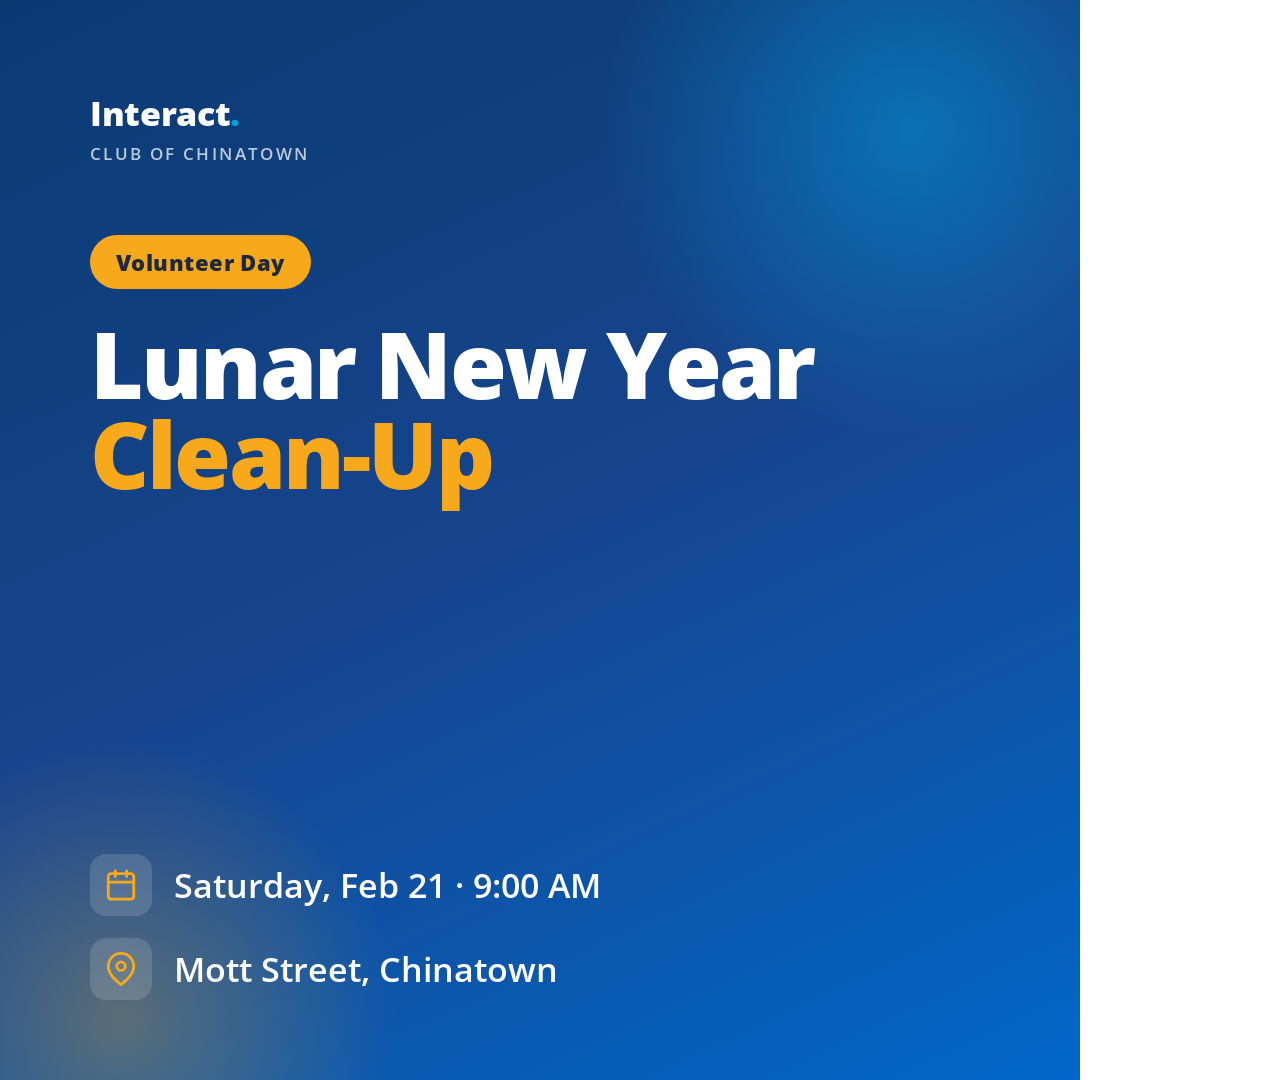
<file: social/event-square.html>
<!DOCTYPE html>
<html lang="en">
<head>
<meta charset="utf-8" />
<title>Social: Event Announcement (1080×1080)</title>
<link rel="stylesheet" href="../css/styles.css" />
<style>
  html, body { margin: 0; }
  .post { width: 1080px; height: 1080px; position: relative; overflow: hidden; font-family: var(--font-primary); color: #fff; background: linear-gradient(155deg, #0a3a72 0%, var(--rotary-royal-blue) 50%, var(--azure) 100%); }
  .glowA { position: absolute; top: -180px; right: -140px; width: 620px; height: 620px; border-radius: 50%; background: radial-gradient(circle, rgba(0,162,224,0.5), transparent 70%); }
  .glowB { position: absolute; bottom: -220px; left: -160px; width: 560px; height: 560px; border-radius: 50%; background: radial-gradient(circle, rgba(247,168,27,0.32), transparent 70%); }
  .inner { position: relative; padding: 90px 90px 80px; height: 100%; box-sizing: border-box; display: flex; flex-direction: column; }
  .brand { font-size: 34px; font-weight: 800; letter-spacing: -0.01em; }
  .brand .dot { color: var(--sky-blue); }
  .club { font-size: 17px; font-weight: 600; text-transform: uppercase; letter-spacing: 0.14em; color: rgba(255,255,255,0.72); margin-top: 6px; }
  .pill { align-self: flex-start; margin-top: 70px; padding: 12px 26px; border-radius: var(--radius-pill); background: var(--rotary-gold); color: var(--ink-900); font-size: 22px; font-weight: 800; letter-spacing: 0.02em; }
  h1 { font-size: 92px; font-weight: 800; letter-spacing: -0.03em; line-height: 0.98; margin: 30px 0 0; }
  .accent { color: var(--rotary-gold); }
  .meta { margin-top: auto; display: flex; flex-direction: column; gap: 22px; }
  .metarow { display: flex; align-items: center; gap: 22px; font-size: 34px; font-weight: 600; }
  .metarow .ic { width: 62px; height: 62px; border-radius: 16px; background: rgba(255,255,255,0.14); display: flex; align-items: center; justify-content: center; flex-shrink: 0; }
</style>
</head>
<body>
  <div class="post">
    <div class="glowA"></div>
    <div class="glowB"></div>
    <div class="inner">
      <div>
        <div class="brand">Interact<span class="dot">.</span></div>
        <div class="club">Club of Chinatown</div>
      </div>
      <div class="pill">Volunteer Day</div>
      <h1>Lunar New Year<br /><span class="accent">Clean-Up</span></h1>
      <div class="meta">
        <div class="metarow">
          <span class="ic"><svg width="34" height="34" viewBox="0 0 24 24" fill="none" stroke="var(--rotary-gold)" stroke-width="2" stroke-linecap="round" stroke-linejoin="round"><rect x="3" y="4" width="18" height="18" rx="2"/><line x1="16" y1="2" x2="16" y2="6"/><line x1="8" y1="2" x2="8" y2="6"/><line x1="3" y1="10" x2="21" y2="10"/></svg></span>
          Saturday, Feb 21 · 9:00 AM
        </div>
        <div class="metarow">
          <span class="ic"><svg width="34" height="34" viewBox="0 0 24 24" fill="none" stroke="var(--rotary-gold)" stroke-width="2" stroke-linecap="round" stroke-linejoin="round"><path d="M21 10c0 7-9 13-9 13s-9-6-9-13a9 9 0 0 1 18 0z"/><circle cx="12" cy="10" r="3"/></svg></span>
          Mott Street, Chinatown
        </div>
      </div>
    </div>
  </div>
</body>
</html>
</file>
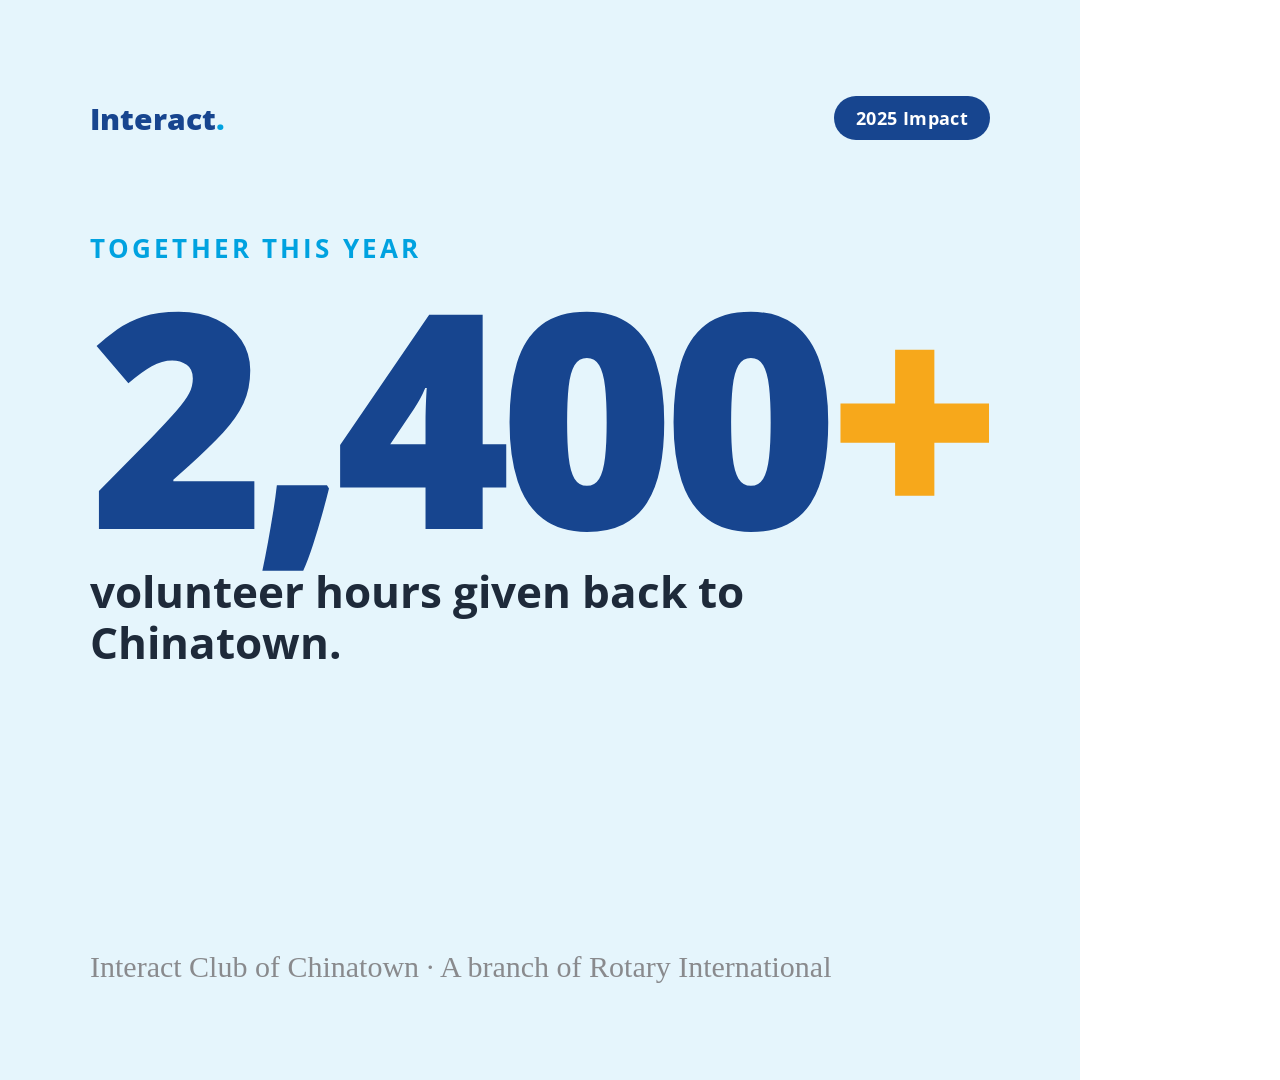
<file: social/stat-square.html>
<!DOCTYPE html>
<html lang="en">
<head>
<meta charset="utf-8" />
<title>Social: Impact Stat (1080×1080)</title>
<link rel="stylesheet" href="../css/styles.css" />
<style>
  html, body { margin: 0; }
  .post { width: 1080px; height: 1080px; position: relative; overflow: hidden; font-family: var(--font-primary); background: var(--surface-brand-soft); color: var(--text-heading); }
  .inner { padding: 96px 90px; height: 100%; box-sizing: border-box; display: flex; flex-direction: column; }
  .top { display: flex; align-items: center; justify-content: space-between; }
  .brand { font-size: 30px; font-weight: 800; color: var(--rotary-royal-blue); }
  .brand .dot { color: var(--sky-blue); }
  .tag { padding: 10px 22px; border-radius: var(--radius-pill); background: var(--rotary-royal-blue); color: #fff; font-size: 18px; font-weight: 700; letter-spacing: 0.02em; }
  .eyebrow { margin-top: 90px; font-size: 26px; font-weight: 700; text-transform: uppercase; letter-spacing: 0.12em; color: var(--brand); }
  .big { font-size: 300px; font-weight: 800; letter-spacing: -0.04em; line-height: 0.86; color: var(--rotary-royal-blue); margin: 18px 0 0; }
  .big .u { color: var(--rotary-gold); }
  .sub { font-size: 44px; font-weight: 700; line-height: 1.15; margin-top: 24px; max-width: 760px; }
  .foot { margin-top: auto; font-family: var(--font-secondary); font-size: 30px; color: var(--text-muted); }
</style>
</head>
<body>
  <div class="post">
    <div class="inner">
      <div class="top">
        <div class="brand">Interact<span class="dot">.</span></div>
        <div class="tag">2025 Impact</div>
      </div>
      <div class="eyebrow">Together this year</div>
      <div class="big">2,400<span class="u">+</span></div>
      <div class="sub">volunteer hours given back to Chinatown.</div>
      <div class="foot">Interact Club of Chinatown · A branch of Rotary International</div>
    </div>
  </div>
</body>
</html>
</file>
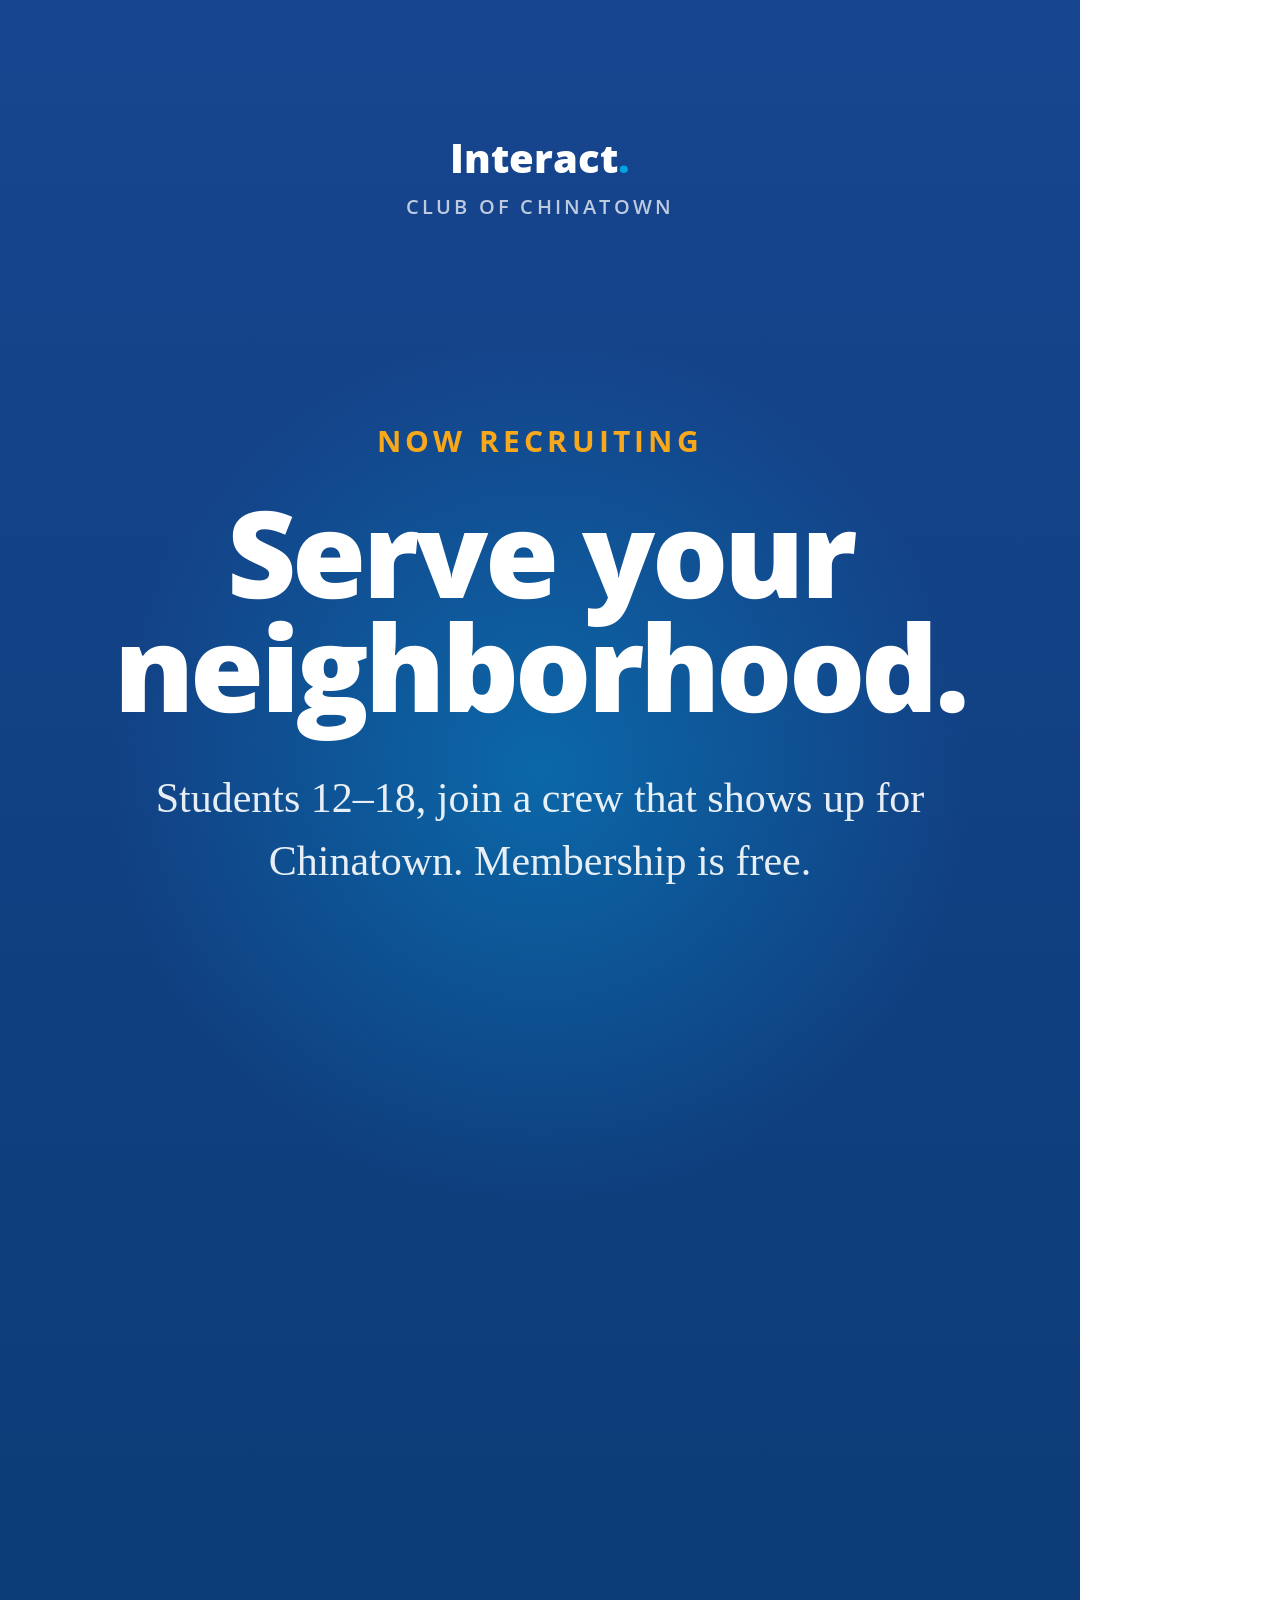
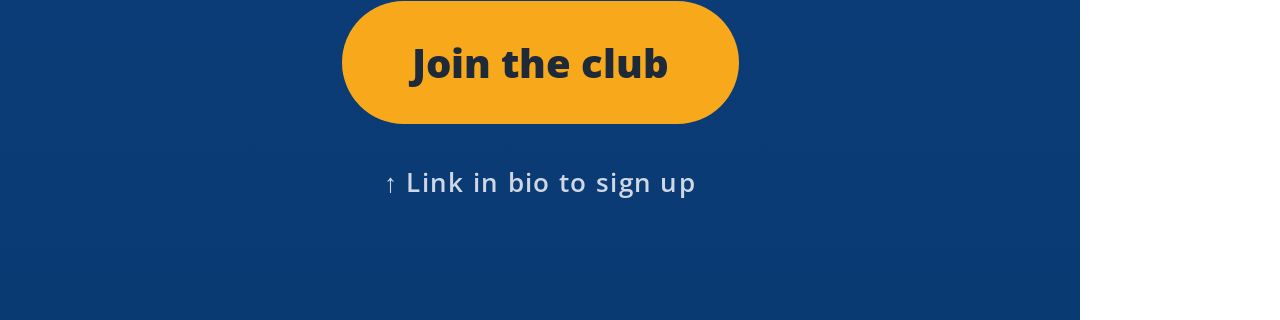
<file: social/story-recruit.html>
<!DOCTYPE html>
<html lang="en">
<head>
<meta charset="utf-8" />
<title>Social: Story / Recruit (1080×1920)</title>
<link rel="stylesheet" href="../css/styles.css" />
<style>
  html, body { margin: 0; }
  .post { width: 1080px; height: 1920px; position: relative; overflow: hidden; font-family: var(--font-primary); color: #fff; background: linear-gradient(180deg, var(--rotary-royal-blue) 0%, #0a3a72 100%); }
  .glow { position: absolute; top: 320px; left: 50%; transform: translateX(-50%); width: 900px; height: 900px; border-radius: 50%; background: radial-gradient(circle, rgba(0,162,224,0.4), transparent 68%); }
  .inner { position: relative; padding: 130px 96px 120px; height: 100%; box-sizing: border-box; display: flex; flex-direction: column; text-align: center; align-items: center; }
  .brand { font-size: 40px; font-weight: 800; }
  .brand .dot { color: var(--sky-blue); }
  .club { font-size: 20px; font-weight: 600; text-transform: uppercase; letter-spacing: 0.16em; color: rgba(255,255,255,0.72); margin-top: 8px; }
  .kicker { margin-top: 200px; font-size: 30px; font-weight: 700; text-transform: uppercase; letter-spacing: 0.14em; color: var(--rotary-gold); }
  h1 { font-size: 120px; font-weight: 800; letter-spacing: -0.03em; line-height: 0.95; margin: 34px 0 0; }
  p { font-family: var(--font-secondary); font-size: 42px; line-height: 1.5; color: rgba(255,255,255,0.9); margin: 44px 0 0; max-width: 800px; }
  .cta { margin-top: auto; background: var(--rotary-gold); color: var(--ink-900); font-size: 40px; font-weight: 800; padding: 34px 70px; border-radius: var(--radius-pill); }
  .swipe { margin-top: 40px; font-size: 26px; font-weight: 600; color: rgba(255,255,255,0.8); letter-spacing: 0.05em; }
</style>
</head>
<body>
  <div class="post">
    <div class="glow"></div>
    <div class="inner">
      <div>
        <div class="brand">Interact<span class="dot">.</span></div>
        <div class="club">Club of Chinatown</div>
      </div>
      <div class="kicker">Now recruiting</div>
      <h1>Serve your<br />neighborhood.</h1>
      <p>Students 12–18, join a crew that shows up for Chinatown. Membership is free.</p>
      <div class="cta">Join the club</div>
      <div class="swipe">↑ Link in bio to sign up</div>
    </div>
  </div>
</body>
</html>
</file>
<file: css/styles.css>
/* ==========================================================================
   Interact Club of Chinatown - Design System
   Global entry point. Consumers link THIS file.
   Keep this file as @import lines only.
   ========================================================================== */

@import url("tokens/fonts.css");
@import url("tokens/colors.css");
@import url("tokens/typography.css");
@import url("tokens/spacing.css");
@import url("tokens/effects.css");
</file>
<file: css/site.css>
/* ==========================================================================
   SITE - Interact Club of Chinatown website
   Component + page styles translated from the design system's website UI kit
   (ui_kits/website). Tokens come from styles.css; this file only consumes them.
   ========================================================================== */

* { box-sizing: border-box; }

[hidden] { display: none !important; }

html { scroll-behavior: smooth; }

/* Keep anchored sections clear of the sticky header */
main [id] { scroll-margin-top: 84px; }

html, body {
  margin: 0;
  background: var(--surface-page);
  font-family: var(--font-primary);
  color: var(--text-body);
}

body { -webkit-font-smoothing: antialiased; }

a { color: var(--text-link); }

.container {
  max-width: var(--container-lg);
  margin: 0 auto;
}

/* --------------------------------------------------------------------------
   Reduced motion
   -------------------------------------------------------------------------- */
@media (prefers-reduced-motion: reduce) {
  html { scroll-behavior: auto; }
  *, *::before, *::after {
    transition-duration: 0.01ms !important;
    animation-duration: 0.01ms !important;
  }
}

/* --------------------------------------------------------------------------
   Wordmark - type-only stand-in for the official Interact logo.
   The real lockup (from Rotary's logo builder) should replace this when
   available; see README.
   -------------------------------------------------------------------------- */
.wordmark {
  display: inline-flex;
  flex-direction: column;
  line-height: 1;
  font-family: var(--font-primary);
  text-decoration: none;
}
.wordmark .wm-brand {
  font-size: 1.5rem;
  font-weight: var(--fw-extrabold);
  letter-spacing: -0.01em;
  color: var(--rotary-royal-blue);
}
.wordmark .wm-brand .wm-dot { color: var(--sky-blue); }
.wordmark .wm-club {
  font-size: 0.8125rem;
  font-weight: var(--fw-semibold);
  letter-spacing: 0.06em;
  text-transform: uppercase;
  color: var(--text-muted);
  margin-top: 4px;
}
.wordmark.wordmark-sm .wm-brand { font-size: 1.125rem; }
.wordmark.wordmark-sm .wm-club { font-size: 0.6875rem; }
.wordmark.wordmark-inverse .wm-brand { color: #fff; }

/* --------------------------------------------------------------------------
   Buttons
   -------------------------------------------------------------------------- */
.btn {
  display: inline-flex;
  align-items: center;
  justify-content: center;
  gap: 8px;
  height: 42px;
  padding: 0 20px;
  font-family: var(--font-primary);
  font-size: 1rem;
  font-weight: var(--fw-semibold);
  line-height: 1;
  letter-spacing: 0.01em;
  border-radius: var(--radius-md);
  cursor: pointer;
  white-space: nowrap;
  text-decoration: none;
  box-shadow: var(--shadow-sm);
  transition: filter var(--dur-fast) var(--ease-standard),
              transform var(--dur-fast) var(--ease-standard),
              box-shadow var(--dur-fast) var(--ease-standard);
}
.btn:hover { filter: brightness(0.94); }
.btn:active { transform: translateY(1px); }
.btn:focus-visible { outline: var(--ring-width) solid var(--focus-ring); outline-offset: var(--ring-offset); }

.btn-sm { height: 34px; padding: 0 14px; font-size: 0.875rem; gap: 6px; border-radius: var(--radius-sm); }
.btn-lg { height: 52px; padding: 0 28px; font-size: 1.0625rem; gap: 10px; }
.btn-block { width: 100%; }

.btn-primary { background: var(--brand); color: var(--text-on-brand); border: 1px solid var(--brand); }
.btn-strong  { background: var(--brand-strong); color: var(--text-on-brand); border: 1px solid var(--brand-strong); }
.btn-accent  { background: var(--brand-accent); color: var(--ink-900); border: 1px solid var(--brand-accent); }
.btn-outline { background: transparent; color: var(--brand-strong); border: 1.5px solid var(--border-brand); box-shadow: none; }
.btn-ghost   { background: transparent; color: var(--brand-strong); border: 1px solid transparent; box-shadow: none; }

.btn-outline-inverse { color: #fff; border-color: rgba(255, 255, 255, 0.5); }

/* --------------------------------------------------------------------------
   Badge
   -------------------------------------------------------------------------- */
.badge {
  display: inline-flex;
  align-items: center;
  gap: 5px;
  padding: 3px 10px;
  font-family: var(--font-primary);
  font-size: 0.75rem;
  font-weight: var(--fw-semibold);
  line-height: 1.4;
  letter-spacing: 0.02em;
  border-radius: var(--radius-pill);
  white-space: nowrap;
  background: var(--surface-brand-soft);
  color: var(--brand-strong);
}
.badge-gold-solid { background: var(--rotary-gold); color: var(--ink-900); }

/* --------------------------------------------------------------------------
   Card
   -------------------------------------------------------------------------- */
.card {
  background: var(--surface-card);
  border: 1px solid var(--border-subtle);
  border-radius: var(--radius-lg);
  box-shadow: var(--shadow-sm);
  padding: var(--space-5);
}
.card-pad-lg { padding: var(--space-6); }

/* --------------------------------------------------------------------------
   Section heading - eyebrow + title + lead
   -------------------------------------------------------------------------- */
.section-heading {
  display: flex;
  flex-direction: column;
  gap: 10px;
  align-items: flex-start;
  font-family: var(--font-primary);
}
.eyebrow {
  display: inline-flex;
  align-items: center;
  gap: 8px;
  font-size: var(--fs-eyebrow);
  font-weight: var(--fw-bold);
  text-transform: uppercase;
  letter-spacing: var(--ls-eyebrow);
  color: var(--brand);
}
.eyebrow::before {
  content: "";
  width: 24px;
  height: 3px;
  border-radius: 2px;
  background: currentColor;
}
.section-heading h1,
.section-heading h2 {
  margin: 0;
  font-size: var(--fs-h2);
  font-weight: var(--fw-extrabold);
  line-height: 1.15;
  letter-spacing: -0.01em;
  color: var(--text-heading);
}
.section-heading .lead {
  margin: 0;
  font-family: var(--font-secondary);
  font-size: var(--fs-lg);
  line-height: 1.6;
  color: var(--text-muted);
}

/* --------------------------------------------------------------------------
   Stat block
   -------------------------------------------------------------------------- */
.stat-block {
  display: flex;
  flex-direction: column;
  gap: 4px;
  font-family: var(--font-primary);
}
.stat-block .stat-value {
  font-size: var(--fs-h1);
  font-weight: var(--fw-extrabold);
  line-height: 1;
  letter-spacing: -0.02em;
  color: var(--accent, var(--brand));
}
.stat-block .stat-label {
  font-size: 0.9375rem;
  font-weight: var(--fw-semibold);
  color: var(--text-muted);
  text-transform: uppercase;
  letter-spacing: 0.06em;
}

/* --------------------------------------------------------------------------
   Event card - accent color set per card via --accent
   -------------------------------------------------------------------------- */
.event-card {
  --accent: var(--brand);
  display: flex;
  flex-direction: column;
  background: var(--surface-card);
  border: 1px solid var(--border-subtle);
  border-radius: var(--radius-lg);
  overflow: hidden;
  box-shadow: var(--shadow-sm);
  font-family: var(--font-primary);
}
.event-card .event-media {
  height: 150px;
  position: relative;
  background: linear-gradient(135deg, var(--surface-brand-soft), var(--powder-blue));
  background-size: cover;
  background-position: center;
}
.event-card .event-category {
  position: absolute;
  top: 12px;
  left: 12px;
  padding: 4px 11px;
  font-size: 0.75rem;
  font-weight: var(--fw-bold);
  letter-spacing: 0.02em;
  color: #fff;
  background: var(--accent);
  border-radius: var(--radius-pill);
}
.event-card .event-body {
  padding: 18px 20px 20px;
  display: flex;
  flex-direction: column;
  gap: 12px;
  flex: 1;
}
.event-card h3 {
  margin: 0;
  font-size: var(--fs-h4);
  font-weight: var(--fw-bold);
  color: var(--text-heading);
  line-height: 1.25;
}
.event-card .event-meta {
  display: flex;
  flex-direction: column;
  gap: 6px;
}
.event-card .event-meta-row {
  display: flex;
  align-items: center;
  gap: 8px;
  font-size: 0.875rem;
  color: var(--text-muted);
}
.event-card .event-meta-row svg { stroke: var(--accent); flex-shrink: 0; }
.event-card .event-desc {
  margin: 0;
  font-size: 0.9375rem;
  color: var(--text-body);
  line-height: 1.55;
}
.event-card .event-cta {
  margin-top: auto;
  align-self: flex-start;
  display: inline-flex;
  align-items: center;
  gap: 6px;
  height: 40px;
  padding: 0 18px;
  font-family: var(--font-primary);
  font-size: 0.9375rem;
  font-weight: var(--fw-semibold);
  color: #fff;
  background: var(--accent);
  border: none;
  border-radius: var(--radius-md);
  cursor: pointer;
  text-decoration: none;
  box-shadow: var(--shadow-sm);
  transition: filter var(--dur-fast) var(--ease-standard),
              transform var(--dur-fast) var(--ease-standard);
}
.event-card .event-cta:hover { filter: brightness(0.94); }
.event-card .event-cta:active { transform: translateY(1px); }

/* --------------------------------------------------------------------------
   Forms
   -------------------------------------------------------------------------- */
.field {
  display: flex;
  flex-direction: column;
  gap: 6px;
  font-family: var(--font-primary);
}
.field > label {
  font-size: 0.875rem;
  font-weight: var(--fw-semibold);
  color: var(--text-heading);
}
.field input,
.field select,
.field textarea {
  width: 100%;
  font-family: var(--font-primary);
  font-size: 1rem;
  color: var(--text-body);
  background: var(--white);
  border: 1.5px solid var(--border-strong);
  border-radius: var(--radius-sm);
  outline: none;
  transition: border-color var(--dur-fast), box-shadow var(--dur-fast);
}
.field input,
.field select {
  height: 44px;
  padding: 0 14px;
}
.field textarea {
  padding: 12px 14px;
  line-height: 1.5;
  resize: vertical;
}
.field input:focus,
.field select:focus,
.field textarea:focus {
  border-color: var(--brand);
  box-shadow: 0 0 0 3px rgba(0, 162, 224, 0.18);
}
.field select {
  appearance: none;
  -webkit-appearance: none;
  padding-right: 40px;
  cursor: pointer;
}
.field select:invalid { color: var(--text-muted); }
.select-wrap { position: relative; display: flex; align-items: center; }
.select-wrap .select-chevron {
  position: absolute;
  right: 14px;
  pointer-events: none;
  color: var(--ink-500);
  display: inline-flex;
}

.checkbox {
  display: inline-flex;
  align-items: center;
  gap: 10px;
  font-family: var(--font-primary);
  font-size: 1rem;
  color: var(--text-body);
  cursor: pointer;
  position: relative;
}
.checkbox input {
  position: absolute;
  opacity: 0;
  width: 0;
  height: 0;
}
.checkbox .box {
  width: 20px;
  height: 20px;
  flex-shrink: 0;
  border-radius: var(--radius-xs);
  border: 1.5px solid var(--border-strong);
  background: var(--white);
  display: inline-flex;
  align-items: center;
  justify-content: center;
  transition: background var(--dur-fast), border-color var(--dur-fast);
}
.checkbox .box svg { display: none; }
.checkbox input:checked + .box {
  background: var(--brand);
  border-color: var(--brand);
}
.checkbox input:checked + .box svg { display: block; }
.checkbox input:focus-visible + .box {
  outline: var(--ring-width) solid var(--focus-ring);
  outline-offset: var(--ring-offset);
}

/* --------------------------------------------------------------------------
   Alert
   -------------------------------------------------------------------------- */
.alert {
  display: flex;
  gap: 12px;
  align-items: flex-start;
  padding: 14px 16px;
  border-radius: var(--radius-md);
  font-family: var(--font-primary);
}
.alert-success {
  background: #E3F3E9;
  border-left: 4px solid var(--success);
}
.alert-success .alert-icon { color: var(--success); display: inline-flex; margin-top: 1px; }
.alert .alert-title {
  font-weight: var(--fw-bold);
  font-size: 0.9375rem;
  margin-bottom: 3px;
}
.alert-success .alert-title { color: #0b6b30; }
.alert .alert-body {
  font-size: 0.9375rem;
  color: var(--text-body);
  line-height: 1.5;
}

/* --------------------------------------------------------------------------
   Tabs - underline tab bar
   -------------------------------------------------------------------------- */
.tabs {
  display: flex;
  gap: 4px;
  border-bottom: 1px solid var(--border-subtle);
  font-family: var(--font-primary);
  overflow-x: auto;
}
.tabs .tab {
  position: relative;
  padding: 10px 16px;
  background: none;
  border: none;
  cursor: pointer;
  font-family: var(--font-primary);
  font-size: 0.9375rem;
  font-weight: var(--fw-semibold);
  color: var(--text-muted);
  white-space: nowrap;
  transition: color var(--dur-fast);
}
.tabs .tab::after {
  content: "";
  position: absolute;
  left: 8px;
  right: 8px;
  bottom: -1px;
  height: 3px;
  border-radius: 3px 3px 0 0;
  background: transparent;
  transition: background var(--dur-fast);
}
.tabs .tab[aria-selected="true"] {
  font-weight: var(--fw-bold);
  color: var(--brand-strong);
}
.tabs .tab[aria-selected="true"]::after { background: var(--brand); }

/* --------------------------------------------------------------------------
   Site header
   -------------------------------------------------------------------------- */
.site-header {
  position: sticky;
  top: 0;
  z-index: 20;
  display: flex;
  align-items: center;
  justify-content: space-between;
  gap: 16px;
  padding: 14px 32px;
  background: rgba(255, 255, 255, 0.92);
  backdrop-filter: blur(8px);
  -webkit-backdrop-filter: blur(8px);
  border-bottom: 1px solid var(--border-subtle);
}
.site-nav {
  display: flex;
  align-items: center;
  gap: 4px;
}
.site-nav a {
  font-family: var(--font-primary);
  font-size: 15px;
  font-weight: var(--fw-semibold);
  color: var(--text-muted);
  text-decoration: none;
  padding: 8px 12px;
  border-radius: var(--radius-sm);
}
.site-nav a:hover { color: var(--brand-strong); }
.site-nav a[aria-current="page"] {
  font-weight: var(--fw-bold);
  color: var(--brand-strong);
}
.nav-toggle {
  display: none;
  background: none;
  border: none;
  cursor: pointer;
  padding: 6px;
  color: var(--text-heading);
}

/* --------------------------------------------------------------------------
   Hero
   -------------------------------------------------------------------------- */
.hero {
  position: relative;
  overflow: hidden;
  background: linear-gradient(160deg, #0a3a72 0%, var(--rotary-royal-blue) 45%, var(--azure) 100%);
  color: #fff;
  padding: 88px 32px 96px;
}
.hero .glow-sky,
.hero .glow-gold {
  position: absolute;
  border-radius: 50%;
  pointer-events: none;
}
.hero .glow-sky {
  top: -80px;
  right: -60px;
  width: 360px;
  height: 360px;
  background: radial-gradient(circle, rgba(0, 162, 224, 0.45), transparent 70%);
}
.hero .glow-gold {
  bottom: -120px;
  left: -80px;
  width: 320px;
  height: 320px;
  background: radial-gradient(circle, rgba(247, 168, 27, 0.28), transparent 70%);
}
.hero .container { position: relative; }
.hero-pill {
  display: inline-flex;
  align-items: center;
  gap: 8px;
  padding: 6px 14px;
  border-radius: var(--radius-pill);
  background: rgba(255, 255, 255, 0.14);
  font-size: 13px;
  font-weight: var(--fw-bold);
  letter-spacing: 0.04em;
}
.hero h1 {
  font-size: clamp(38px, 6vw, 60px);
  font-weight: var(--fw-extrabold);
  letter-spacing: -0.025em;
  line-height: 1.03;
  margin: 20px 0 0;
  max-width: 760px;
}
.hero h1 .accent-gold { color: var(--rotary-gold); }
.hero .hero-lead {
  font-family: var(--font-secondary);
  font-size: 20px;
  line-height: 1.55;
  color: rgba(255, 255, 255, 0.88);
  max-width: 560px;
  margin: 20px 0 0;
}
.hero .hero-actions {
  display: flex;
  gap: 14px;
  margin-top: 32px;
  flex-wrap: wrap;
}

/* --------------------------------------------------------------------------
   Page sections
   -------------------------------------------------------------------------- */
.section { padding: 72px 32px; }
.section-white { background: #fff; }
.section-wash { background: var(--surface-brand-soft); }

.stats-band {
  background: #fff;
  padding: 40px 32px;
}
.stats-band .container {
  display: flex;
  flex-wrap: wrap;
  gap: 48px;
  justify-content: space-between;
  align-items: center;
}

.mission-grid {
  display: grid;
  grid-template-columns: 1.1fr 1fr;
  gap: 56px;
  align-items: center;
}
.feature-list {
  display: flex;
  flex-direction: column;
  gap: 14px;
  margin-top: 24px;
}
.feature-row {
  display: flex;
  align-items: center;
  gap: 12px;
}
.feature-row .feature-icon {
  width: 38px;
  height: 38px;
  border-radius: 10px;
  background: #fff;
  display: inline-flex;
  align-items: center;
  justify-content: center;
  box-shadow: var(--shadow-sm);
  color: var(--brand);
  flex-shrink: 0;
}
.feature-row span:last-child {
  font-size: 16px;
  color: var(--text-body);
  font-weight: var(--fw-semibold);
}

.meeting-card .meeting-head {
  display: flex;
  align-items: center;
  gap: 10px;
  margin-bottom: 14px;
}
.meeting-card .meeting-note { font-size: 14px; color: var(--text-muted); }
.meeting-card .meeting-time {
  font-size: 22px;
  font-weight: var(--fw-extrabold);
  color: var(--text-heading);
}
.meeting-card p {
  font-family: var(--font-secondary);
  font-size: 15.5px;
  line-height: 1.55;
  color: var(--text-body);
  margin: 8px 0 18px;
}

.section-head-row {
  display: flex;
  align-items: flex-end;
  justify-content: space-between;
  margin-bottom: 28px;
  flex-wrap: wrap;
  gap: 16px;
}

.events-grid {
  display: grid;
  grid-template-columns: repeat(3, 1fr);
  gap: 22px;
}

/* --------------------------------------------------------------------------
   Past events - compact cards (grid) + write-up view.
   Template: "Past Events" from the Interact Chinatown design project.
   -------------------------------------------------------------------------- */
.pe-grid {
  display: grid;
  grid-template-columns: repeat(auto-fill, minmax(300px, 1fr));
  gap: 24px;
}
.pe-card {
  --accent: var(--brand);
  display: flex;
  flex-direction: column;
  background: var(--surface-card);
  border: 1px solid var(--border-subtle);
  border-radius: var(--radius-lg);
  overflow: hidden;
  box-shadow: var(--shadow-sm);
  transition: box-shadow var(--dur-med) var(--ease-standard),
              transform var(--dur-med) var(--ease-standard);
}
.pe-card:hover {
  transform: translateY(-2px);
  box-shadow: var(--shadow-md);
}
.pe-card .pe-media {
  position: relative;
  height: 160px;
  background: linear-gradient(135deg, var(--surface-brand-soft), var(--powder-blue));
}
.pe-card .pe-media img {
  width: 100%;
  height: 100%;
  object-fit: cover;
  display: block;
}
.pe-pill {
  position: absolute;
  top: 12px;
  left: 12px;
  pointer-events: none;
  padding: 4px 11px;
  font-size: var(--fs-xs);
  font-weight: var(--fw-bold);
  letter-spacing: 0.02em;
  color: #fff;
  background: var(--accent);
  border-radius: var(--radius-pill);
}
.pe-pill-dark { color: var(--ink-900); }
.pe-card .pe-body {
  padding: 18px 20px 20px;
  display: flex;
  flex-direction: column;
  gap: 10px;
  flex: 1;
}
.pe-card h3 {
  margin: 0;
  font-size: var(--fs-h4);
  font-weight: var(--fw-bold);
  color: var(--text-heading);
  line-height: 1.25;
}
.pe-meta {
  display: flex;
  flex-wrap: wrap;
  column-gap: 14px;
  row-gap: 6px;
  font-size: var(--fs-sm);
  color: var(--text-muted);
}
.pe-meta span {
  display: inline-flex;
  align-items: center;
  gap: 6px;
}
.pe-meta svg { stroke: var(--brand); flex-shrink: 0; }
.pe-card .pe-blurb {
  margin: 0;
  font-size: 0.9375rem;
  color: var(--text-body);
  line-height: 1.55;
}
.pe-card .pe-foot {
  margin-top: auto;
  display: flex;
  align-items: center;
  justify-content: space-between;
  gap: 12px;
  padding-top: 4px;
}
.pe-stat-pill {
  padding: 4px 10px;
  font-size: var(--fs-xs);
  font-weight: var(--fw-semibold);
  color: var(--brand-ink);
  background: var(--surface-brand-soft);
  border-radius: var(--radius-pill);
  white-space: nowrap;
}
.pe-readmore {
  font-size: var(--fs-sm);
  font-weight: var(--fw-semibold);
  text-decoration: none;
  display: inline-flex;
  align-items: center;
  gap: 4px;
  white-space: nowrap;
}
.pe-readmore:hover { color: var(--brand-ink); }

/* Write-up view */
.pe-detail {
  display: flex;
  flex-direction: column;
  gap: 32px;
  max-width: 840px;
  margin: 0 auto;
}
.pe-back {
  align-self: flex-start;
  display: inline-flex;
  align-items: center;
  gap: 6px;
  font-size: var(--fs-sm);
  font-weight: var(--fw-semibold);
  text-decoration: none;
}
.pe-back:hover { color: var(--brand-ink); }
.pe-hero {
  position: relative;
  height: 380px;
}
.pe-hero img {
  width: 100%;
  height: 100%;
  object-fit: cover;
  display: block;
  border-radius: var(--radius-lg);
}
.pe-hero .pe-pill {
  top: 16px;
  left: 16px;
  padding: 5px 13px;
  font-size: var(--fs-sm);
}
.pe-detail-head {
  display: flex;
  flex-direction: column;
  gap: 14px;
}
.pe-detail-head h1 {
  margin: 0;
  font-size: var(--fs-h1);
  font-weight: var(--fw-extrabold);
  letter-spacing: -0.02em;
  line-height: 1.15;
  color: var(--text-heading);
}
.pe-detail-head .pe-meta {
  column-gap: 18px;
  font-size: var(--fs-body);
}
.pe-stats-band {
  display: grid;
  grid-template-columns: repeat(3, minmax(0, 1fr));
  gap: 24px;
  padding: 28px 32px;
  background: var(--surface-brand-soft);
  border-radius: var(--radius-lg);
}
.pe-recap {
  display: flex;
  flex-direction: column;
  gap: 18px;
}
.pe-recap p {
  margin: 0;
  font-family: var(--font-secondary);
  font-size: var(--fs-lg);
  line-height: 1.75;
  color: var(--text-body);
}
.pe-gallery-block {
  display: flex;
  flex-direction: column;
  gap: 16px;
}
.pe-gallery {
  display: grid;
  grid-template-columns: repeat(3, minmax(0, 1fr));
  gap: 16px;
}
.pe-gallery img {
  width: 100%;
  height: 200px;
  object-fit: cover;
  display: block;
  border-radius: 12px;
}

.cta-band {
  background: var(--rotary-royal-blue);
  color: #fff;
  padding: 64px 32px;
  text-align: center;
}
.cta-band .container { max-width: 640px; }
.cta-band h2 {
  font-size: clamp(28px, 4.5vw, 36px);
  font-weight: var(--fw-extrabold);
  letter-spacing: -0.02em;
  margin: 0;
}
.cta-band p {
  font-family: var(--font-secondary);
  font-size: 18px;
  color: rgba(255, 255, 255, 0.85);
  margin: 14px 0 28px;
}

/* --------------------------------------------------------------------------
   Join page
   -------------------------------------------------------------------------- */
.join-section {
  background: var(--surface-page);
  padding: 56px 32px 80px;
}
.join-grid {
  max-width: var(--container-md);
  margin: 0 auto;
  display: grid;
  grid-template-columns: 1fr 1.3fr;
  gap: 40px;
  align-items: start;
}
.join-intro p {
  font-family: var(--font-secondary);
  font-size: 16.5px;
  line-height: 1.6;
  color: var(--text-body);
  margin: 16px 0 0;
}
.join-facts {
  display: flex;
  flex-direction: column;
  gap: 12px;
  margin-top: 22px;
}
.join-facts .fact {
  display: flex;
  align-items: center;
  gap: 10px;
  font-size: 14.5px;
  color: var(--text-muted);
}
.join-facts .fact svg { stroke: var(--brand); flex-shrink: 0; }
.join-facts .fact a { color: inherit; text-decoration: none; }
.join-facts .fact a:hover { color: var(--brand-strong); }

.join-form {
  display: flex;
  flex-direction: column;
  gap: 16px;
}
.join-form .name-row {
  display: grid;
  grid-template-columns: 1fr 1fr;
  gap: 14px;
}

/* --------------------------------------------------------------------------
   Site footer
   -------------------------------------------------------------------------- */
.site-footer {
  background: var(--ink-900);
  color: #fff;
  padding: 48px 32px 32px;
}
.footer-grid {
  max-width: var(--container-lg);
  margin: 0 auto;
  display: flex;
  flex-wrap: wrap;
  gap: 40px;
  justify-content: space-between;
}
.footer-brand { max-width: 300px; }
.footer-brand p {
  font-family: var(--font-secondary);
  font-size: 15px;
  line-height: 1.6;
  color: var(--stone);
  margin: 14px 0 0;
}
.footer-social {
  display: flex;
  gap: 12px;
  margin-top: 16px;
}
.footer-social a { color: #fff; display: inline-flex; }
.footer-cols { display: flex; gap: 56px; flex-wrap: wrap; }
.footer-col .footer-col-title {
  font-size: 12px;
  font-weight: var(--fw-bold);
  text-transform: uppercase;
  letter-spacing: 0.1em;
  color: var(--sky-blue);
  margin-bottom: 12px;
}
.footer-col nav {
  display: flex;
  flex-direction: column;
  gap: 9px;
}
.footer-col nav a {
  font-family: var(--font-primary);
  font-size: 14.5px;
  color: var(--cloud);
  text-decoration: none;
}
.footer-col nav a:hover { color: #fff; }
.footer-bottom {
  max-width: var(--container-lg);
  margin: 32px auto 0;
  padding-top: 20px;
  border-top: 1px solid rgba(255, 255, 255, 0.12);
  font-size: 13px;
  color: var(--stone);
  display: flex;
  justify-content: space-between;
  flex-wrap: wrap;
  gap: 8px;
}

/* --------------------------------------------------------------------------
   Responsive
   -------------------------------------------------------------------------- */
@media (max-width: 960px) {
  .events-grid { grid-template-columns: repeat(2, 1fr); }
  .mission-grid { grid-template-columns: 1fr; gap: 36px; }
}

@media (max-width: 700px) {
  .pe-hero { height: 260px; }
  .pe-stats-band { grid-template-columns: 1fr; gap: 18px; padding: 22px 24px; }
  .pe-gallery { grid-template-columns: 1fr; }
  .pe-gallery img { height: 220px; }
}

@media (max-width: 760px) {
  .site-header { padding: 12px 20px; }
  .nav-toggle { display: inline-flex; }
  .nav-toggle .icon-close { display: none; }
  .site-header.nav-open .nav-toggle .icon-close { display: block; }
  .site-header.nav-open .nav-toggle .icon-menu { display: none; }
  .site-nav {
    display: none;
    position: absolute;
    top: 100%;
    left: 0;
    right: 0;
    flex-direction: column;
    align-items: stretch;
    padding: 8px 20px 16px;
    background: rgba(255, 255, 255, 0.97);
    backdrop-filter: blur(8px);
    border-bottom: 1px solid var(--border-subtle);
  }
  .site-header.nav-open .site-nav { display: flex; }

  .hero { padding: 64px 20px 72px; }
  .section { padding: 56px 20px; }
  .stats-band { padding: 32px 20px; }
  .stats-band .container { gap: 28px; }
  .cta-band { padding: 56px 20px; }
  .events-grid { grid-template-columns: 1fr; }
  .join-section { padding: 40px 20px 64px; }
  .join-grid { grid-template-columns: 1fr; }
  .join-form .name-row { grid-template-columns: 1fr; }
  .footer-cols { gap: 32px; }
}
</file>
